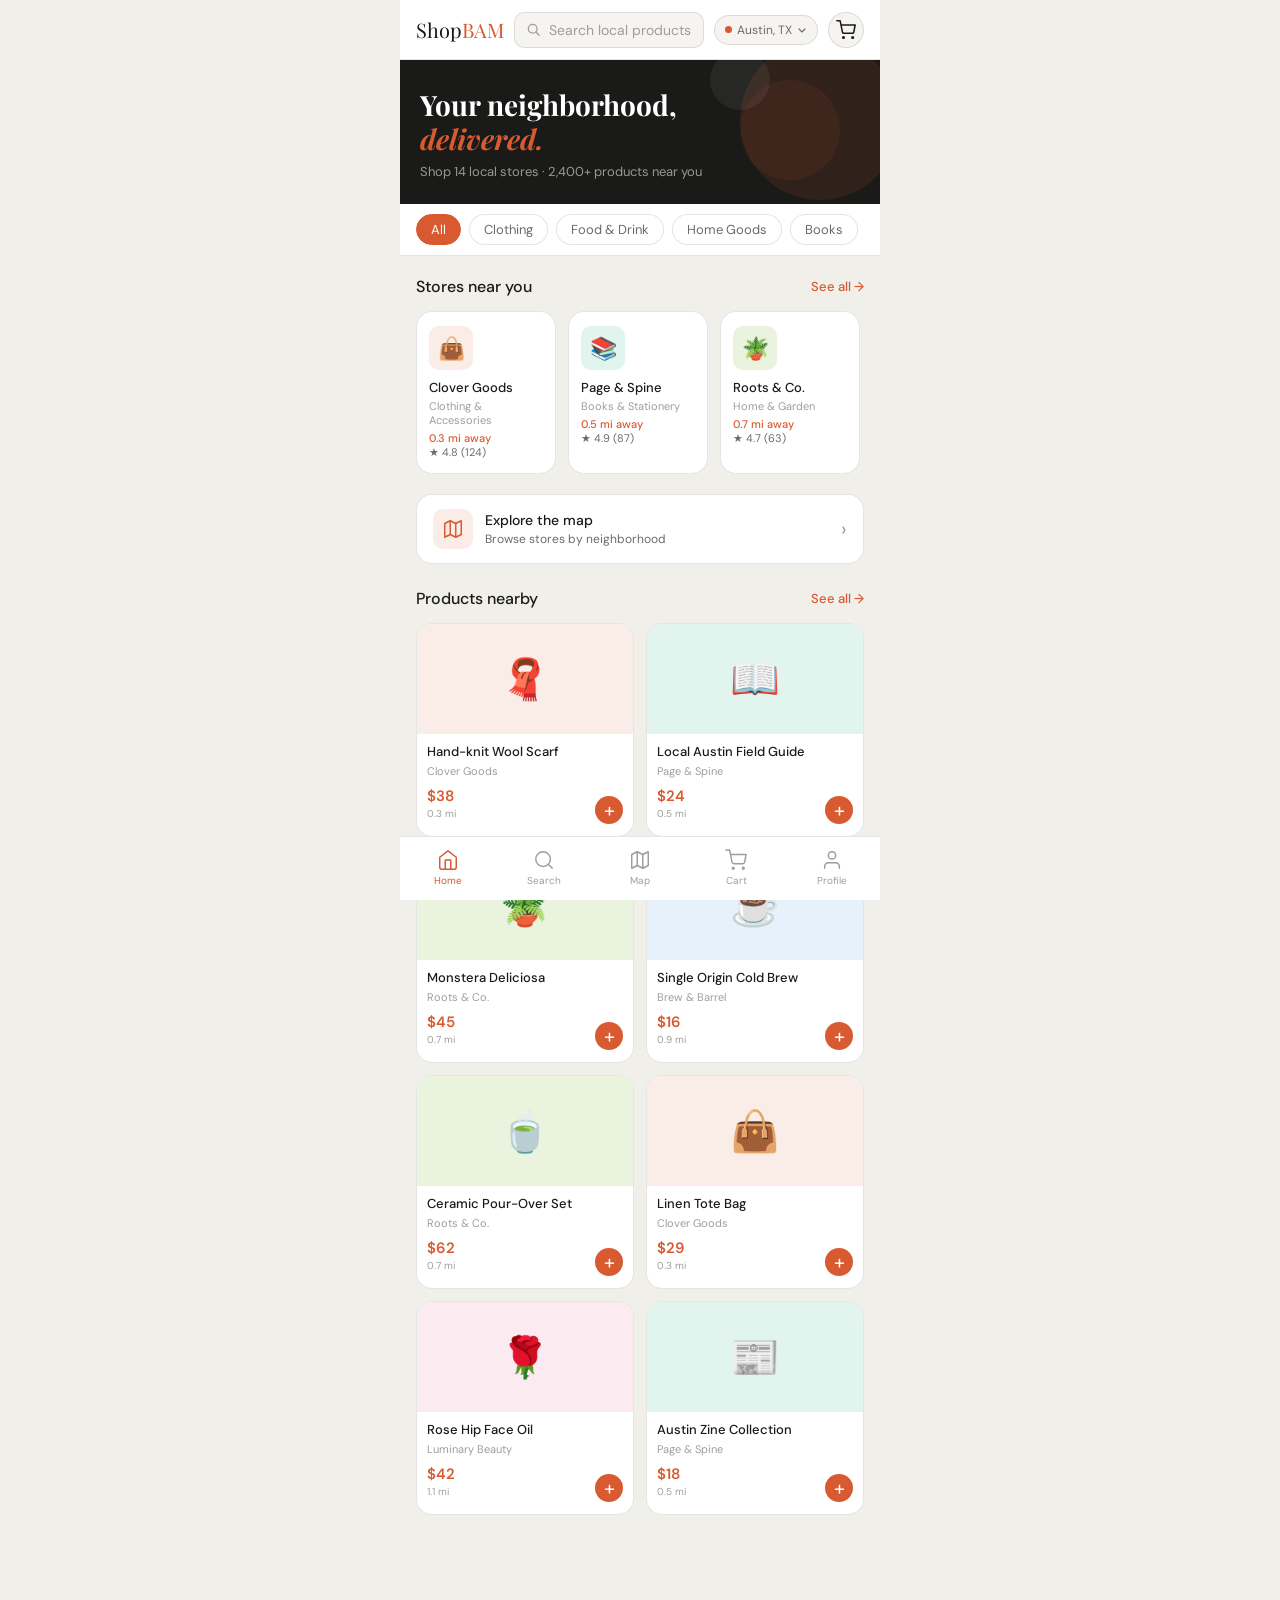
<file: index.html>
<!DOCTYPE html>
<html lang="en">
<head>
  <meta charset="UTF-8" />
  <meta name="viewport" content="width=device-width, initial-scale=1.0" />
  <title>ShopBAM — Shop Brick & Mortar</title>
  <link rel="stylesheet" href="css/style.css" />
  <link rel="preconnect" href="https://fonts.googleapis.com" />
  <link rel="preconnect" href="https://fonts.gstatic.com" crossorigin />
  <link href="https://fonts.googleapis.com/css2?family=DM+Sans:wght@400;500;600&family=Playfair+Display:wght@700&display=swap" rel="stylesheet" />
</head>
<body>

  <!-- Top Navigation -->
  <header class="topbar">
    <div class="logo">Shop<span>BAM</span></div>
    <div class="search-wrap">
      <svg class="search-icon" viewBox="0 0 16 16" fill="none" xmlns="http://www.w3.org/2000/svg">
        <circle cx="6.5" cy="6.5" r="5" stroke="currentColor" stroke-width="1.5"/>
        <line x1="10.5" y1="10.5" x2="14" y2="14" stroke="currentColor" stroke-width="1.5" stroke-linecap="round"/>
      </svg>
      <input type="text" id="searchInput" placeholder="Search local products, stores..." />
    </div>
    <button class="loc-pill" onclick="alert('Location picker coming soon!')">
      <span class="loc-dot"></span>
      Austin, TX
      <svg width="10" height="10" viewBox="0 0 10 10" fill="none"><path d="M2 4l3 3 3-3" stroke="currentColor" stroke-width="1.2" stroke-linecap="round"/></svg>
    </button>
    <button class="cart-btn" onclick="openPage('cart.html')">
      <svg width="20" height="20" viewBox="0 0 24 24" fill="none" stroke="currentColor" stroke-width="1.8" stroke-linecap="round" stroke-linejoin="round"><circle cx="9" cy="21" r="1"/><circle cx="20" cy="21" r="1"/><path d="M1 1h4l2.68 13.39a2 2 0 0 0 2 1.61h9.72a2 2 0 0 0 2-1.61L23 6H6"/></svg>
      <span class="cart-count">3</span>
    </button>
  </header>

  <!-- Hero Banner -->
  <section class="hero">
    <div class="hero-content">
      <h1 class="hero-title">Your neighborhood,<br /><em>delivered.</em></h1>
      <p class="hero-sub">Shop 14 local stores · 2,400+ products near you</p>
    </div>
    <div class="hero-art">
      <div class="hero-circle c1"></div>
      <div class="hero-circle c2"></div>
      <div class="hero-circle c3"></div>
    </div>
  </section>

  <!-- Category Filter -->
  <div class="cat-bar">
    <div class="cats" id="catList">
      <button class="cat active" data-cat="all">All</button>
      <button class="cat" data-cat="clothing">Clothing</button>
      <button class="cat" data-cat="food">Food & Drink</button>
      <button class="cat" data-cat="home">Home Goods</button>
      <button class="cat" data-cat="books">Books</button>
      <button class="cat" data-cat="beauty">Beauty</button>
      <button class="cat" data-cat="hardware">Hardware</button>
    </div>
  </div>

  <main class="main">

    <!-- Nearby Stores -->
    <section class="section">
      <div class="section-header">
        <h2 class="section-title">Stores near you</h2>
        <a href="pages/stores.html" class="see-all">See all →</a>
      </div>
      <div class="stores-row" id="storesRow">
        <!-- injected by JS -->
      </div>
    </section>

    <!-- Map Banner -->
    <a href="pages/map.html" class="map-banner">
      <div class="map-banner-icon">
        <svg width="22" height="22" viewBox="0 0 24 24" fill="none" stroke="currentColor" stroke-width="1.6" stroke-linecap="round" stroke-linejoin="round"><polygon points="3 6 9 3 15 6 21 3 21 18 15 21 9 18 3 21"/><line x1="9" y1="3" x2="9" y2="18"/><line x1="15" y1="6" x2="15" y2="21"/></svg>
      </div>
      <div class="map-banner-text">
        <strong>Explore the map</strong>
        <span>Browse stores by neighborhood</span>
      </div>
      <div class="map-banner-arrow">›</div>
    </a>

    <!-- Products Grid -->
    <section class="section">
      <div class="section-header">
        <h2 class="section-title">Products nearby</h2>
        <a href="pages/products.html" class="see-all">See all →</a>
      </div>
      <div class="products-grid" id="productsGrid">
        <!-- injected by JS -->
      </div>
    </section>

  </main>

  <!-- Bottom Nav -->
  <nav class="bottom-nav">
    <a href="index.html" class="nav-item active">
      <svg width="22" height="22" viewBox="0 0 24 24" fill="none" stroke="currentColor" stroke-width="1.6" stroke-linecap="round" stroke-linejoin="round"><path d="M3 9l9-7 9 7v11a2 2 0 0 1-2 2H5a2 2 0 0 1-2-2z"/><polyline points="9 22 9 12 15 12 15 22"/></svg>
      <span>Home</span>
    </a>
    <a href="pages/search.html" class="nav-item">
      <svg width="22" height="22" viewBox="0 0 24 24" fill="none" stroke="currentColor" stroke-width="1.6" stroke-linecap="round" stroke-linejoin="round"><circle cx="11" cy="11" r="8"/><line x1="21" y1="21" x2="16.65" y2="16.65"/></svg>
      <span>Search</span>
    </a>
    <a href="pages/map.html" class="nav-item">
      <svg width="22" height="22" viewBox="0 0 24 24" fill="none" stroke="currentColor" stroke-width="1.6" stroke-linecap="round" stroke-linejoin="round"><polygon points="3 6 9 3 15 6 21 3 21 18 15 21 9 18 3 21"/><line x1="9" y1="3" x2="9" y2="18"/><line x1="15" y1="6" x2="15" y2="21"/></svg>
      <span>Map</span>
    </a>
    <a href="cart.html" class="nav-item">
      <span class="nav-icon-wrap">
        <svg width="22" height="22" viewBox="0 0 24 24" fill="none" stroke="currentColor" stroke-width="1.6" stroke-linecap="round" stroke-linejoin="round"><circle cx="9" cy="21" r="1"/><circle cx="20" cy="21" r="1"/><path d="M1 1h4l2.68 13.39a2 2 0 0 0 2 1.61h9.72a2 2 0 0 0 2-1.61L23 6H6"/></svg>
        <span class="nav-badge">3</span>
      </span>
      <span>Cart</span>
    </a>
    <a href="pages/profile.html" class="nav-item">
      <svg width="22" height="22" viewBox="0 0 24 24" fill="none" stroke="currentColor" stroke-width="1.6" stroke-linecap="round" stroke-linejoin="round"><path d="M20 21v-2a4 4 0 0 0-4-4H8a4 4 0 0 0-4 4v2"/><circle cx="12" cy="7" r="4"/></svg>
      <span>Profile</span>
    </a>
  </nav>

  <script src="js/data.js"></script>
  <script src="js/main.js"></script>
</body>
</html>
</file>
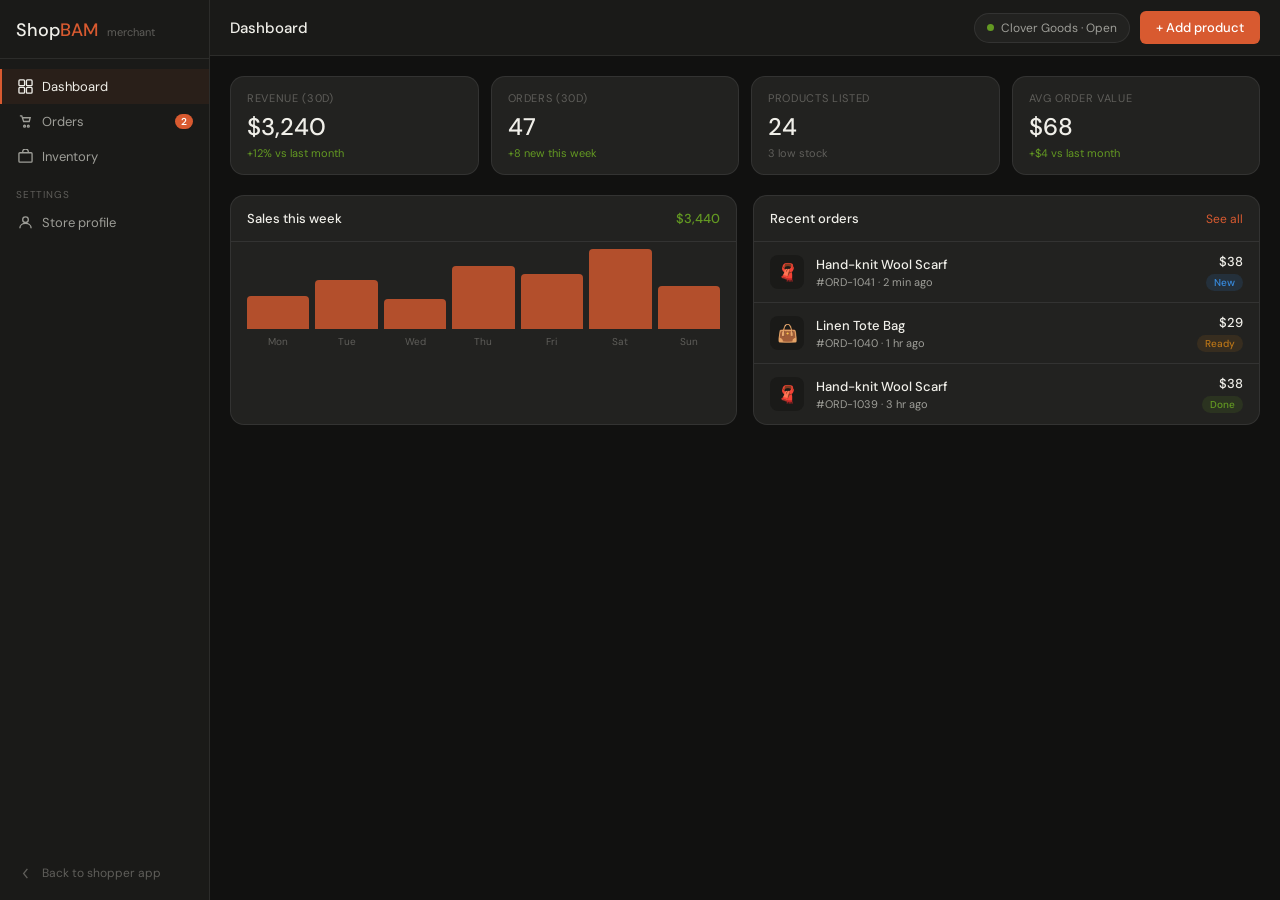
<file: merchant/index.html>
<!DOCTYPE html>
<html lang="en">
<head>
  <meta charset="UTF-8" />
  <meta name="viewport" content="width=device-width, initial-scale=1.0" />
  <title>Merchant Dashboard — ShopBAM</title>
  <link rel="preconnect" href="https://fonts.googleapis.com" />
  <link href="https://fonts.googleapis.com/css2?family=DM+Sans:wght@400;500;600&display=swap" rel="stylesheet" />
  <link rel="stylesheet" href="style.css" />
</head>
<body>

  <div class="shell">

    <!-- Sidebar -->
    <aside class="sidebar">
      <div class="sidebar-logo">Shop<span>BAM</span> <em>merchant</em></div>

      <nav class="sidebar-nav">
        <a href="#" class="nav-item active" data-view="dashboard">
          <svg viewBox="0 0 16 16" fill="none" stroke="currentColor" stroke-width="1.4"><rect x="1" y="1" width="6" height="6" rx="1"/><rect x="9" y="1" width="6" height="6" rx="1"/><rect x="1" y="9" width="6" height="6" rx="1"/><rect x="9" y="9" width="6" height="6" rx="1"/></svg>
          Dashboard
        </a>
        <a href="#" class="nav-item" data-view="orders">
          <svg viewBox="0 0 16 16" fill="none" stroke="currentColor" stroke-width="1.4"><path d="M2 2h2l2 6h6l1-4H5"/><circle cx="7" cy="13" r="1"/><circle cx="11" cy="13" r="1"/></svg>
          Orders
          <span class="nav-badge">2</span>
        </a>
        <a href="#" class="nav-item" data-view="inventory">
          <svg viewBox="0 0 16 16" fill="none" stroke="currentColor" stroke-width="1.4"><rect x="1" y="4" width="14" height="10" rx="1"/><path d="M5 4V3a3 3 0 0 1 6 0v1"/></svg>
          Inventory
        </a>

        <div class="nav-section">Settings</div>

        <a href="#" class="nav-item" data-view="profile">
          <svg viewBox="0 0 16 16" fill="none" stroke="currentColor" stroke-width="1.4"><circle cx="8" cy="5" r="3"/><path d="M2 14c0-3 2.7-5 6-5s6 2 6 5"/></svg>
          Store profile
        </a>

        <div class="sidebar-spacer"></div>

        <a href="../index.html" class="nav-item nav-item-muted">
          <svg viewBox="0 0 16 16" fill="none" stroke="currentColor" stroke-width="1.4"><path d="M10 3L6 8l4 5"/></svg>
          Back to shopper app
        </a>
      </nav>
    </aside>

    <!-- Main content -->
    <div class="content">

      <!-- Topbar -->
      <header class="topbar">
        <div class="topbar-title" id="viewTitle">Dashboard</div>
        <div class="topbar-right">
          <div class="store-pill">
            <span class="store-dot"></span>
            Clover Goods &middot; Open
          </div>
          <button class="primary-btn" id="addProductBtn">+ Add product</button>
        </div>
      </header>

      <!-- Views -->
      <main class="main">

        <!-- ===== DASHBOARD ===== -->
        <section id="view-dashboard" class="view active">
          <div class="stats-grid">
            <div class="stat-card">
              <div class="stat-label">Revenue (30d)</div>
              <div class="stat-value">$3,240</div>
              <div class="stat-delta up">+12% vs last month</div>
            </div>
            <div class="stat-card">
              <div class="stat-label">Orders (30d)</div>
              <div class="stat-value">47</div>
              <div class="stat-delta up">+8 new this week</div>
            </div>
            <div class="stat-card">
              <div class="stat-label">Products listed</div>
              <div class="stat-value">24</div>
              <div class="stat-delta muted">3 low stock</div>
            </div>
            <div class="stat-card">
              <div class="stat-label">Avg order value</div>
              <div class="stat-value">$68</div>
              <div class="stat-delta up">+$4 vs last month</div>
            </div>
          </div>

          <div class="two-col">
            <div class="panel">
              <div class="panel-header">
                <div class="panel-title">Sales this week</div>
                <div class="panel-total" id="weekTotal"></div>
              </div>
              <div class="chart-wrap">
                <div class="chart-bars" id="salesChart"></div>
              </div>
            </div>

            <div class="panel">
              <div class="panel-header">
                <div class="panel-title">Recent orders</div>
                <a href="#" class="panel-link" data-view="orders">See all</a>
              </div>
              <div id="dashRecentOrders"></div>
            </div>
          </div>
        </section>

        <!-- ===== ORDERS ===== -->
        <section id="view-orders" class="view">
          <div class="panel">
            <div class="panel-header">
              <div class="panel-title">All orders</div>
              <div class="filter-pills">
                <button class="filter-pill active" data-filter="all">All</button>
                <button class="filter-pill" data-filter="new">New</button>
                <button class="filter-pill" data-filter="ready">Ready</button>
                <button class="filter-pill" data-filter="done">Done</button>
              </div>
            </div>
            <div id="ordersList"></div>
          </div>
        </section>

        <!-- ===== INVENTORY ===== -->
        <section id="view-inventory" class="view">
          <div class="panel">
            <div class="panel-header">
              <div class="panel-title">Your products</div>
              <div style="font-size:12px;color:var(--text-3);" id="productCount">24 listed</div>
            </div>
            <div id="productsList"></div>
          </div>

          <!-- Add / Edit product form -->
          <div class="panel" id="productForm" style="margin-top:16px;display:none;">
            <div class="panel-header">
              <div class="panel-title" id="formTitle">Add new product</div>
              <button class="icon-btn" id="closeFormBtn" title="Close">
                <svg width="14" height="14" viewBox="0 0 16 16" fill="none" stroke="currentColor" stroke-width="1.5"><line x1="2" y1="2" x2="14" y2="14"/><line x1="14" y1="2" x2="2" y2="14"/></svg>
              </button>
            </div>
            <div class="form-grid">
              <div class="field">
                <label>Product name</label>
                <input type="text" id="prodName" placeholder="e.g. Hand-knit Wool Scarf" />
              </div>
              <div class="field">
                <label>Price ($)</label>
                <input type="number" id="prodPrice" placeholder="0.00" min="0" step="0.01" />
              </div>
              <div class="field">
                <label>Category</label>
                <select id="prodCategory">
                  <option value="clothing">Clothing</option>
                  <option value="food">Food & Drink</option>
                  <option value="home">Home Goods</option>
                  <option value="books">Books</option>
                  <option value="beauty">Beauty</option>
                  <option value="hardware">Hardware</option>
                </select>
              </div>
              <div class="field">
                <label>Stock quantity</label>
                <input type="number" id="prodStock" placeholder="0" min="0" />
              </div>
              <div class="field full-width">
                <label>Description</label>
                <textarea id="prodDesc" rows="3" placeholder="Describe your product..."></textarea>
              </div>
            </div>
            <div class="form-actions">
              <button class="secondary-btn" id="cancelFormBtn">Cancel</button>
              <button class="primary-btn" id="saveProductBtn">Save product</button>
            </div>
          </div>
        </section>

        <!-- ===== STORE PROFILE ===== -->
        <section id="view-profile" class="view">
          <div class="panel">
            <div class="panel-header">
              <div class="panel-title">Store profile</div>
            </div>
            <div class="profile-hero">
              <div class="profile-avatar">👜</div>
              <div>
                <div class="profile-name">Clover Goods</div>
                <div class="profile-cat">Clothing & Accessories</div>
                <div class="profile-status"><span class="store-dot"></span> Open · Austin, TX</div>
              </div>
            </div>
            <div class="form-grid" style="padding:16px;">
              <div class="field">
                <label>Store name</label>
                <input type="text" value="Clover Goods" />
              </div>
              <div class="field">
                <label>Category</label>
                <input type="text" value="Clothing & Accessories" />
              </div>
              <div class="field">
                <label>Address</label>
                <input type="text" value="214 W 2nd St, Austin TX" />
              </div>
              <div class="field">
                <label>Phone</label>
                <input type="text" value="(512) 555-0142" />
              </div>
              <div class="field">
                <label>Email</label>
                <input type="email" value="hello@clovergoods.com" />
              </div>
              <div class="field">
                <label>Hours</label>
                <input type="text" value="Mon–Sat 10am–7pm" />
              </div>
              <div class="field full-width">
                <label>Store description</label>
                <textarea rows="3">Handcrafted clothing and accessories made by local Austin artisans. Every piece is one-of-a-kind.</textarea>
              </div>
            </div>
            <div class="form-actions" style="padding:0 16px 16px;">
              <button class="primary-btn" onclick="showToast('Store profile saved!')">Save changes</button>
            </div>
          </div>
        </section>

      </main>
    </div>
  </div>

  <!-- Toast -->
  <div class="toast" id="toast"></div>

  <script src="merchant.js"></script>
</body>
</html>
</file>
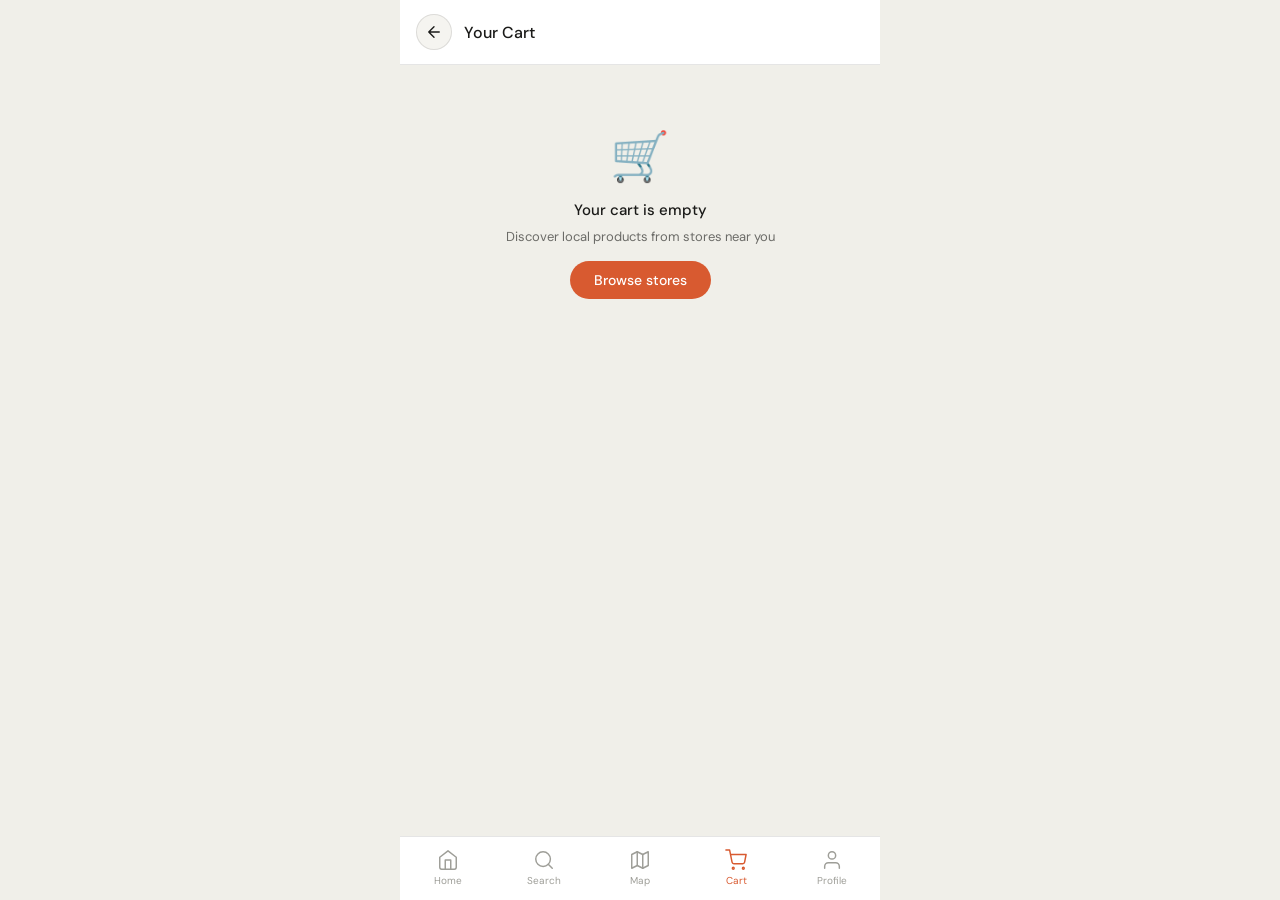
<file: cart.html>
<!DOCTYPE html>
<html lang="en">
<head>
  <meta charset="UTF-8" />
  <meta name="viewport" content="width=device-width, initial-scale=1.0" />
  <title>Cart — ShopBAM</title>
  <link rel="stylesheet" href="css/style.css" />
  <link rel="preconnect" href="https://fonts.googleapis.com" />
  <link href="https://fonts.googleapis.com/css2?family=DM+Sans:wght@400;500;600&family=Playfair+Display:wght@700&display=swap" rel="stylesheet" />
  <style>
    .cart-list { padding: 16px; display: flex; flex-direction: column; gap: 12px; }
    .cart-item {
      background: var(--bg-primary);
      border: 0.5px solid var(--border);
      border-radius: var(--radius-lg);
      padding: 14px;
      display: flex;
      align-items: center;
      gap: 12px;
    }
    .cart-item-img { width: 56px; height: 56px; border-radius: 10px; background: var(--bg-secondary); display: flex; align-items: center; justify-content: center; font-size: 28px; flex-shrink: 0; }
    .cart-item-info { flex: 1; }
    .cart-item-name { font-size: 14px; font-weight: 500; margin-bottom: 2px; }
    .cart-item-store { font-size: 12px; color: var(--text-tertiary); margin-bottom: 6px; }
    .cart-item-price { font-size: 15px; font-weight: 600; color: var(--brand); }
    .qty-controls { display: flex; align-items: center; gap: 10px; }
    .qty-btn { width: 28px; height: 28px; border-radius: 50%; border: 0.5px solid var(--border); background: var(--bg-secondary); font-size: 16px; display: flex; align-items: center; justify-content: center; cursor: pointer; transition: background 0.15s; }
    .qty-btn:hover { background: var(--brand-light); color: var(--brand); }
    .qty-val { font-size: 14px; font-weight: 500; min-width: 16px; text-align: center; }
    .cart-footer { padding: 16px; background: var(--bg-primary); border-top: 0.5px solid var(--border); position: sticky; bottom: 64px; }
    .cart-total-row { display: flex; justify-content: space-between; margin-bottom: 14px; font-size: 15px; }
    .cart-total-row strong { font-weight: 600; }
    .checkout-btn { width: 100%; padding: 14px; background: var(--brand); color: #fff; font-size: 15px; font-weight: 500; font-family: var(--font-body); border: none; border-radius: var(--radius-md); cursor: pointer; transition: background 0.15s; }
    .checkout-btn:hover { background: var(--brand-dark); }
    .empty-cart { text-align: center; padding: 60px 24px; color: var(--text-tertiary); }
    .empty-cart-emoji { font-size: 48px; margin-bottom: 12px; }
    .empty-cart-text { font-size: 15px; font-weight: 500; margin-bottom: 8px; color: var(--text-primary); }
    .empty-cart-sub { font-size: 13px; color: var(--text-secondary); }
    .shop-link { display: inline-block; margin-top: 16px; padding: 10px 24px; background: var(--brand); color: #fff; border-radius: 20px; font-size: 14px; font-weight: 500; }
  </style>
</head>
<body>
  <header class="page-header">
    <a href="index.html" class="page-back">
      <svg width="18" height="18" viewBox="0 0 24 24" fill="none" stroke="currentColor" stroke-width="1.8" stroke-linecap="round" stroke-linejoin="round"><path d="M19 12H5M12 5l-7 7 7 7"/></svg>
    </a>
    <div class="page-title">Your Cart</div>
  </header>

  <div id="cartContent"></div>

  <nav class="bottom-nav">
    <a href="index.html" class="nav-item">
      <svg width="22" height="22" viewBox="0 0 24 24" fill="none" stroke="currentColor" stroke-width="1.6" stroke-linecap="round" stroke-linejoin="round"><path d="M3 9l9-7 9 7v11a2 2 0 0 1-2 2H5a2 2 0 0 1-2-2z"/><polyline points="9 22 9 12 15 12 15 22"/></svg>
      <span>Home</span>
    </a>
    <a href="pages/search.html" class="nav-item">
      <svg width="22" height="22" viewBox="0 0 24 24" fill="none" stroke="currentColor" stroke-width="1.6" stroke-linecap="round" stroke-linejoin="round"><circle cx="11" cy="11" r="8"/><line x1="21" y1="21" x2="16.65" y2="16.65"/></svg>
      <span>Search</span>
    </a>
    <a href="pages/map.html" class="nav-item">
      <svg width="22" height="22" viewBox="0 0 24 24" fill="none" stroke="currentColor" stroke-width="1.6" stroke-linecap="round" stroke-linejoin="round"><polygon points="3 6 9 3 15 6 21 3 21 18 15 21 9 18 3 21"/><line x1="9" y1="3" x2="9" y2="18"/><line x1="15" y1="6" x2="15" y2="21"/></svg>
      <span>Map</span>
    </a>
    <a href="cart.html" class="nav-item active">
      <span class="nav-icon-wrap">
        <svg width="22" height="22" viewBox="0 0 24 24" fill="none" stroke="currentColor" stroke-width="1.6" stroke-linecap="round" stroke-linejoin="round"><circle cx="9" cy="21" r="1"/><circle cx="20" cy="21" r="1"/><path d="M1 1h4l2.68 13.39a2 2 0 0 0 2 1.61h9.72a2 2 0 0 0 2-1.61L23 6H6"/></svg>
        <span class="nav-badge">0</span>
      </span>
      <span>Cart</span>
    </a>
    <a href="pages/profile.html" class="nav-item">
      <svg width="22" height="22" viewBox="0 0 24 24" fill="none" stroke="currentColor" stroke-width="1.6" stroke-linecap="round" stroke-linejoin="round"><path d="M20 21v-2a4 4 0 0 0-4-4H8a4 4 0 0 0-4 4v2"/><circle cx="12" cy="7" r="4"/></svg>
      <span>Profile</span>
    </a>
  </nav>

  <script src="js/data.js"></script>
  <script>
    function renderCart() {
      const container = document.getElementById('cartContent');
      if (cart.length === 0) {
        container.innerHTML = `
          <div class="empty-cart">
            <div class="empty-cart-emoji">🛒</div>
            <div class="empty-cart-text">Your cart is empty</div>
            <div class="empty-cart-sub">Discover local products from stores near you</div>
            <a href="index.html" class="shop-link">Browse stores</a>
          </div>`;
        return;
      }
      const total = cart.reduce((sum, i) => sum + i.price * i.qty, 0);
      const fee = (total * 0.05).toFixed(2);
      const grand = (total + parseFloat(fee)).toFixed(2);

      container.innerHTML = `
        <div class="cart-list" id="cartList"></div>
        <div class="cart-footer">
          <div class="cart-total-row"><span>Subtotal</span><span>$${total.toFixed(2)}</span></div>
          <div class="cart-total-row" style="color:var(--text-secondary);font-size:13px;"><span>Service fee (5%)</span><span>$${fee}</span></div>
          <div class="cart-total-row" style="border-top:0.5px solid var(--border);padding-top:12px;margin-top:4px;"><span><strong>Total</strong></span><span><strong>$${grand}</strong></span></div>
          <button class="checkout-btn" onclick="alert('Checkout coming soon! Stripe Connect integration required.')">Proceed to Checkout</button>
        </div>`;

      const list = document.getElementById('cartList');
      cart.forEach(item => {
        const el = document.createElement('div');
        el.className = 'cart-item';
        el.innerHTML = `
          <div class="cart-item-img" style="background:${item.imgBg}">${item.emoji}</div>
          <div class="cart-item-info">
            <div class="cart-item-name">${item.name}</div>
            <div class="cart-item-store">${item.store}</div>
            <div class="cart-item-price">$${item.price}</div>
          </div>
          <div class="qty-controls">
            <button class="qty-btn" data-id="${item.id}" data-action="dec">−</button>
            <span class="qty-val">${item.qty}</span>
            <button class="qty-btn" data-id="${item.id}" data-action="inc">+</button>
          </div>`;
        list.appendChild(el);
      });

      list.querySelectorAll('.qty-btn').forEach(btn => {
        btn.addEventListener('click', () => {
          const id = parseInt(btn.dataset.id);
          const idx = cart.findIndex(i => i.id === id);
          if (idx === -1) return;
          if (btn.dataset.action === 'inc') {
            cart[idx].qty += 1;
          } else {
            cart[idx].qty -= 1;
            if (cart[idx].qty <= 0) cart.splice(idx, 1);
          }
          saveCart();
          renderCart();
          updateCartBadge();
        });
      });
    }

    updateCartBadge();
    renderCart();
  </script>
</body>
</html>
</file>
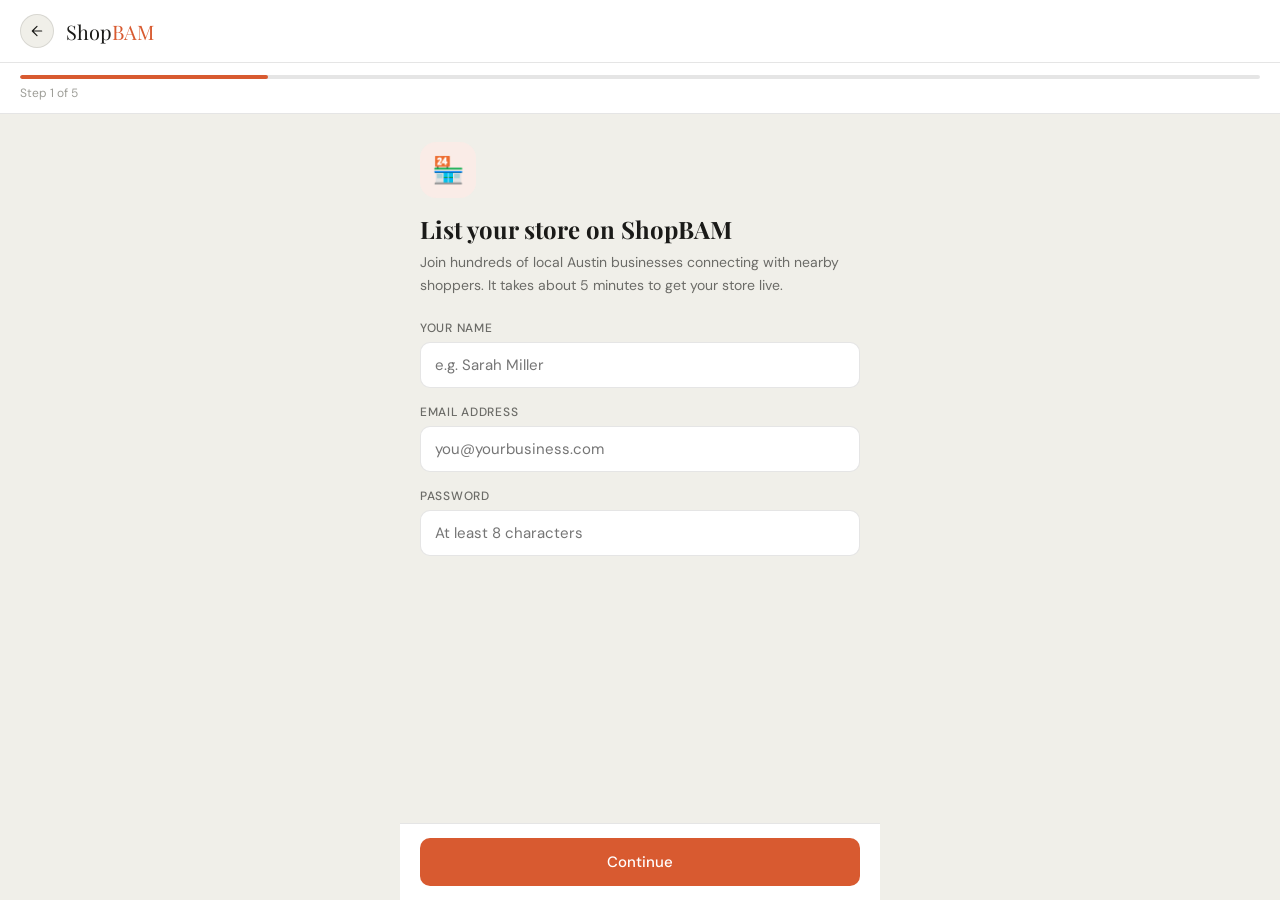
<file: onboarding.html>
<!DOCTYPE html>
<html lang="en">
<head>
  <meta charset="UTF-8" />
  <meta name="viewport" content="width=device-width, initial-scale=1.0" />
  <title>List your store — ShopBAM</title>
  <link rel="preconnect" href="https://fonts.googleapis.com" />
  <link href="https://fonts.googleapis.com/css2?family=DM+Sans:wght@400;500;600&family=Playfair+Display:wght@700&display=swap" rel="stylesheet" />
  <style>
    *, *::before, *::after { box-sizing: border-box; margin: 0; padding: 0; }
    :root {
      --brand: #D85A30; --brand-dark: #993C1D; --brand-light: #FAECE7;
      --text-1: #1a1a18; --text-2: #6b6b67; --text-3: #9e9e98;
      --bg: #f0efe9; --surface: #ffffff; --border: rgba(0,0,0,0.1);
      --radius-md: 10px; --radius-lg: 16px; --radius-xl: 24px;
      --font: 'DM Sans', system-ui, sans-serif;
      --display: 'Playfair Display', serif;
      --green: #3B6D11; --green-bg: #EAF3DE;
    }
    body { font-family: var(--font); background: var(--bg); color: var(--text-1); min-height: 100vh; }

    /* Header */
    .header { background: var(--surface); border-bottom: 0.5px solid var(--border); padding: 14px 20px; display: flex; align-items: center; gap: 12px; }
    .header-logo { font-family: var(--display); font-size: 20px; }
    .header-logo span { color: var(--brand); }
    .header-back { width: 34px; height: 34px; border-radius: 50%; border: 0.5px solid var(--border); display: flex; align-items: center; justify-content: center; cursor: pointer; color: var(--text-1); text-decoration: none; background: var(--bg); }

    /* Progress bar */
    .progress-wrap { background: var(--surface); padding: 12px 20px; border-bottom: 0.5px solid var(--border); }
    .progress-bar { height: 4px; background: var(--border); border-radius: 4px; overflow: hidden; }
    .progress-fill { height: 100%; background: var(--brand); border-radius: 4px; transition: width 0.4s ease; }
    .progress-label { font-size: 12px; color: var(--text-3); margin-top: 6px; }

    /* Steps */
    .step { display: none; max-width: 480px; margin: 0 auto; padding: 28px 20px 100px; }
    .step.active { display: block; }

    .step-icon { width: 56px; height: 56px; border-radius: 16px; background: var(--brand-light); display: flex; align-items: center; justify-content: center; font-size: 26px; margin-bottom: 16px; }
    .step-title { font-family: var(--display); font-size: 24px; margin-bottom: 6px; line-height: 1.3; }
    .step-sub { font-size: 14px; color: var(--text-2); line-height: 1.6; margin-bottom: 24px; }

    /* Form */
    .field { display: flex; flex-direction: column; gap: 6px; margin-bottom: 16px; }
    .field label { font-size: 12px; font-weight: 500; color: var(--text-2); text-transform: uppercase; letter-spacing: 0.06em; }
    .field input, .field select, .field textarea {
      background: var(--surface);
      border: 0.5px solid var(--border);
      border-radius: var(--radius-md);
      padding: 12px 14px;
      font-size: 15px;
      font-family: var(--font);
      color: var(--text-1);
      outline: none;
      transition: border-color 0.15s;
      width: 100%;
    }
    .field input:focus, .field select:focus, .field textarea:focus { border-color: var(--brand); }
    .field textarea { resize: vertical; }
    .field-row { display: grid; grid-template-columns: 1fr 1fr; gap: 12px; }

    /* Category grid */
    .cat-grid { display: grid; grid-template-columns: repeat(3, 1fr); gap: 10px; margin-bottom: 24px; }
    .cat-option { background: var(--surface); border: 1.5px solid var(--border); border-radius: var(--radius-lg); padding: 14px 10px; text-align: center; cursor: pointer; transition: all 0.15s; }
    .cat-option:hover { border-color: var(--brand); }
    .cat-option.selected { border-color: var(--brand); background: var(--brand-light); }
    .cat-option-emoji { font-size: 24px; margin-bottom: 6px; }
    .cat-option-label { font-size: 12px; font-weight: 500; color: var(--text-2); }
    .cat-option.selected .cat-option-label { color: var(--brand-dark); }

    /* Hours grid */
    .hours-grid { display: flex; flex-direction: column; gap: 8px; margin-bottom: 24px; }
    .hour-row { display: grid; grid-template-columns: 80px 1fr 1fr; gap: 10px; align-items: center; }
    .hour-day { font-size: 13px; color: var(--text-2); font-weight: 500; }
    .hour-row input { padding: 8px 10px; font-size: 13px; }

    /* Plan cards */
    .plan-grid { display: flex; flex-direction: column; gap: 12px; margin-bottom: 24px; }
    .plan-card { background: var(--surface); border: 1.5px solid var(--border); border-radius: var(--radius-lg); padding: 18px; cursor: pointer; transition: all 0.15s; position: relative; }
    .plan-card:hover { border-color: var(--brand); }
    .plan-card.selected { border-color: var(--brand); background: var(--brand-light); }
    .plan-card.recommended { border-color: var(--brand); }
    .plan-badge { position: absolute; top: -10px; left: 16px; background: var(--brand); color: #fff; font-size: 10px; font-weight: 600; padding: 3px 10px; border-radius: 10px; }
    .plan-name { font-size: 16px; font-weight: 500; margin-bottom: 4px; }
    .plan-price { font-size: 13px; color: var(--text-2); margin-bottom: 10px; }
    .plan-features { display: flex; flex-direction: column; gap: 4px; }
    .plan-feature { font-size: 13px; color: var(--text-2); display: flex; align-items: center; gap: 8px; }
    .plan-feature-check { color: var(--green); font-size: 14px; }

    /* Success screen */
    .success-wrap { text-align: center; padding: 40px 20px; }
    .success-icon { font-size: 64px; margin-bottom: 16px; }
    .success-title { font-family: var(--display); font-size: 26px; margin-bottom: 8px; }
    .success-sub { font-size: 14px; color: var(--text-2); line-height: 1.7; max-width: 300px; margin: 0 auto 28px; }
    .success-url { background: var(--bg); border: 0.5px solid var(--border); border-radius: var(--radius-md); padding: 12px 16px; font-size: 13px; color: var(--brand); font-weight: 500; margin-bottom: 24px; word-break: break-all; }

    /* Footer CTA */
    .step-footer { position: fixed; bottom: 0; left: 0; right: 0; background: var(--surface); border-top: 0.5px solid var(--border); padding: 14px 20px; display: flex; gap: 12px; max-width: 480px; margin: 0 auto; }
    .btn-primary { flex: 1; background: var(--brand); color: #fff; border: none; border-radius: var(--radius-md); padding: 14px; font-size: 15px; font-weight: 500; font-family: var(--font); cursor: pointer; transition: background 0.15s; }
    .btn-primary:hover { background: var(--brand-dark); }
    .btn-primary:active { transform: scale(0.98); }
    .btn-secondary { background: transparent; color: var(--text-2); border: 0.5px solid var(--border); border-radius: var(--radius-md); padding: 14px 20px; font-size: 15px; font-family: var(--font); cursor: pointer; transition: all 0.15s; }
    .btn-secondary:hover { border-color: var(--brand); color: var(--brand); }

    .error-msg { font-size: 12px; color: #E24B4A; margin-top: 4px; display: none; }
    .error-msg.show { display: block; }
  </style>
</head>
<body>

  <header class="header">
    <a href="../index.html" class="header-back">
      <svg width="16" height="16" viewBox="0 0 24 24" fill="none" stroke="currentColor" stroke-width="1.8" stroke-linecap="round" stroke-linejoin="round"><path d="M19 12H5M12 5l-7 7 7 7"/></svg>
    </a>
    <div class="header-logo">Shop<span>BAM</span></div>
  </header>

  <div class="progress-wrap">
    <div class="progress-bar"><div class="progress-fill" id="progressFill" style="width:20%"></div></div>
    <div class="progress-label" id="progressLabel">Step 1 of 5</div>
  </div>

  <!-- Step 1: Welcome -->
  <div class="step active" id="step1">
    <div class="step-icon">🏪</div>
    <h1 class="step-title">List your store on ShopBAM</h1>
    <p class="step-sub">Join hundreds of local Austin businesses connecting with nearby shoppers. It takes about 5 minutes to get your store live.</p>

    <div class="field">
      <label>Your name</label>
      <input type="text" id="ownerName" placeholder="e.g. Sarah Miller" />
      <div class="error-msg" id="err-ownerName">Please enter your name</div>
    </div>
    <div class="field">
      <label>Email address</label>
      <input type="email" id="ownerEmail" placeholder="you@yourbusiness.com" />
      <div class="error-msg" id="err-ownerEmail">Please enter a valid email</div>
    </div>
    <div class="field">
      <label>Password</label>
      <input type="password" id="ownerPassword" placeholder="At least 8 characters" />
      <div class="error-msg" id="err-ownerPassword">Password must be at least 8 characters</div>
    </div>
  </div>

  <!-- Step 2: Store info -->
  <div class="step" id="step2">
    <div class="step-icon">✏️</div>
    <h1 class="step-title">Tell us about your store</h1>
    <p class="step-sub">This is what shoppers will see on your storefront page.</p>

    <div class="field">
      <label>Store name</label>
      <input type="text" id="storeName" placeholder="e.g. Clover Goods" />
      <div class="error-msg" id="err-storeName">Please enter your store name</div>
    </div>
    <div class="field">
      <label>Store description</label>
      <textarea id="storeDesc" rows="3" placeholder="What do you sell? What makes your store special?"></textarea>
    </div>
    <div class="field-row">
      <div class="field">
        <label>Phone number</label>
        <input type="tel" id="storePhone" placeholder="(512) 555-0100" />
      </div>
      <div class="field">
        <label>Website (optional)</label>
        <input type="url" id="storeWebsite" placeholder="yourstore.com" />
      </div>
    </div>
    <div class="field">
      <label>Street address</label>
      <input type="text" id="storeAddress" placeholder="214 W 2nd St, Austin TX 78701" />
      <div class="error-msg" id="err-storeAddress">Please enter your store address</div>
    </div>
  </div>

  <!-- Step 3: Category -->
  <div class="step" id="step3">
    <div class="step-icon">🗂️</div>
    <h1 class="step-title">What do you sell?</h1>
    <p class="step-sub">Choose the category that best fits your store. This helps shoppers discover you.</p>

    <div class="cat-grid" id="catGrid">
      <div class="cat-option" data-cat="clothing"><div class="cat-option-emoji">👗</div><div class="cat-option-label">Clothing</div></div>
      <div class="cat-option" data-cat="food"><div class="cat-option-emoji">🥐</div><div class="cat-option-label">Food & Drink</div></div>
      <div class="cat-option" data-cat="home"><div class="cat-option-emoji">🪴</div><div class="cat-option-label">Home Goods</div></div>
      <div class="cat-option" data-cat="books"><div class="cat-option-emoji">📚</div><div class="cat-option-label">Books</div></div>
      <div class="cat-option" data-cat="beauty"><div class="cat-option-emoji">✨</div><div class="cat-option-label">Beauty</div></div>
      <div class="cat-option" data-cat="hardware"><div class="cat-option-emoji">🔧</div><div class="cat-option-label">Hardware</div></div>
      <div class="cat-option" data-cat="sports"><div class="cat-option-emoji">⚽</div><div class="cat-option-label">Sports</div></div>
      <div class="cat-option" data-cat="art"><div class="cat-option-emoji">🎨</div><div class="cat-option-label">Art & Crafts</div></div>
      <div class="cat-option" data-cat="other"><div class="cat-option-emoji">🛍️</div><div class="cat-option-label">Other</div></div>
    </div>
    <div class="error-msg" id="err-cat" style="margin-top:-16px;">Please select a category</div>
  </div>

  <!-- Step 4: Hours -->
  <div class="step" id="step4">
    <div class="step-icon">🕐</div>
    <h1 class="step-title">Set your store hours</h1>
    <p class="step-sub">Shoppers will see these on your storefront. You can update them anytime in your dashboard.</p>

    <div class="hours-grid">
      <div class="hour-row"><div class="hour-day">Monday</div><input type="time" value="09:00" /><input type="time" value="18:00" /></div>
      <div class="hour-row"><div class="hour-day">Tuesday</div><input type="time" value="09:00" /><input type="time" value="18:00" /></div>
      <div class="hour-row"><div class="hour-day">Wednesday</div><input type="time" value="09:00" /><input type="time" value="18:00" /></div>
      <div class="hour-row"><div class="hour-day">Thursday</div><input type="time" value="09:00" /><input type="time" value="18:00" /></div>
      <div class="hour-row"><div class="hour-day">Friday</div><input type="time" value="09:00" /><input type="time" value="20:00" /></div>
      <div class="hour-row"><div class="hour-day">Saturday</div><input type="time" value="10:00" /><input type="time" value="20:00" /></div>
      <div class="hour-row"><div class="hour-day">Sunday</div><input type="time" value="11:00" /><input type="time" value="17:00" /></div>
    </div>
  </div>

  <!-- Step 5: Plan -->
  <div class="step" id="step5">
    <div class="step-icon">🚀</div>
    <h1 class="step-title">Choose your plan</h1>
    <p class="step-sub">ShopBAM charges a small fee per transaction — no monthly subscription required.</p>

    <div class="plan-grid">
      <div class="plan-card" data-plan="starter">
        <div class="plan-name">Starter</div>
        <div class="plan-price">8% transaction fee · Free to list</div>
        <div class="plan-features">
          <div class="plan-feature"><span class="plan-feature-check">✓</span> Up to 25 products</div>
          <div class="plan-feature"><span class="plan-feature-check">✓</span> Basic storefront</div>
          <div class="plan-feature"><span class="plan-feature-check">✓</span> Order notifications</div>
        </div>
      </div>

      <div class="plan-card recommended selected" data-plan="growth">
        <div class="plan-badge">Most popular</div>
        <div class="plan-name">Growth</div>
        <div class="plan-price">5% transaction fee · Free to list</div>
        <div class="plan-features">
          <div class="plan-feature"><span class="plan-feature-check">✓</span> Unlimited products</div>
          <div class="plan-feature"><span class="plan-feature-check">✓</span> Featured in search</div>
          <div class="plan-feature"><span class="plan-feature-check">✓</span> Analytics dashboard</div>
          <div class="plan-feature"><span class="plan-feature-check">✓</span> Priority support</div>
        </div>
      </div>

      <div class="plan-card" data-plan="pro">
        <div class="plan-name">Pro</div>
        <div class="plan-price">3% transaction fee · $29/mo</div>
        <div class="plan-features">
          <div class="plan-feature"><span class="plan-feature-check">✓</span> Everything in Growth</div>
          <div class="plan-feature"><span class="plan-feature-check">✓</span> Homepage placement</div>
          <div class="plan-feature"><span class="plan-feature-check">✓</span> Custom store URL</div>
          <div class="plan-feature"><span class="plan-feature-check">✓</span> Dedicated account manager</div>
        </div>
      </div>
    </div>
  </div>

  <!-- Step 6: Success -->
  <div class="step" id="step6">
    <div class="success-wrap">
      <div class="success-icon">🎉</div>
      <h1 class="success-title">You're live on ShopBAM!</h1>
      <p class="success-sub">Your store is now visible to local shoppers near you. Start adding products to your dashboard to make your first sale.</p>
      <div class="success-url" id="successUrl">shopbam.app/stores/your-store</div>
      <a href="../merchant/index.html" class="btn-primary" style="display:block;text-align:center;text-decoration:none;padding:14px;border-radius:10px;font-size:15px;font-weight:500;background:var(--brand);color:#fff;">Go to merchant dashboard</a>
    </div>
  </div>

  <div class="step-footer" id="stepFooter">
    <button class="btn-secondary" id="backBtn" style="display:none;">Back</button>
    <button class="btn-primary" id="nextBtn">Continue</button>
  </div>

  <script>
    let currentStep = 1;
    const totalSteps = 5;
    let selectedCategory = null;
    let selectedPlan = 'growth';

    function updateProgress() {
      const pct = (currentStep / totalSteps) * 100;
      document.getElementById('progressFill').style.width = pct + '%';
      document.getElementById('progressLabel').textContent = 'Step ' + currentStep + ' of ' + totalSteps;
    }

    function showStep(n) {
      document.querySelectorAll('.step').forEach(s => s.classList.remove('active'));
      document.getElementById('step' + n).classList.add('active');
      const backBtn = document.getElementById('backBtn');
      const nextBtn = document.getElementById('nextBtn');
      const footer = document.getElementById('stepFooter');

      if (n === 6) {
        footer.style.display = 'none';
        return;
      }
      footer.style.display = 'flex';
      backBtn.style.display = n > 1 ? 'block' : 'none';
      nextBtn.textContent = n === totalSteps ? 'Launch my store 🚀' : 'Continue';
    }

    function validate() {
      if (currentStep === 1) {
        const name = document.getElementById('ownerName').value.trim();
        const email = document.getElementById('ownerEmail').value.trim();
        const pass = document.getElementById('ownerPassword').value;
        let ok = true;
        document.getElementById('err-ownerName').classList.toggle('show', !name);
        document.getElementById('err-ownerEmail').classList.toggle('show', !email || !email.includes('@'));
        document.getElementById('err-ownerPassword').classList.toggle('show', pass.length < 8);
        if (!name) ok = false;
        if (!email || !email.includes('@')) ok = false;
        if (pass.length < 8) ok = false;
        return ok;
      }
      if (currentStep === 2) {
        const name = document.getElementById('storeName').value.trim();
        const addr = document.getElementById('storeAddress').value.trim();
        document.getElementById('err-storeName').classList.toggle('show', !name);
        document.getElementById('err-storeAddress').classList.toggle('show', !addr);
        return name && addr;
      }
      if (currentStep === 3) {
        const ok = !!selectedCategory;
        document.getElementById('err-cat').classList.toggle('show', !ok);
        return ok;
      }
      return true;
    }

    document.getElementById('nextBtn').addEventListener('click', () => {
      if (!validate()) return;
      if (currentStep < totalSteps) {
        currentStep++;
        updateProgress();
        showStep(currentStep);
        window.scrollTo(0, 0);
      } else {
        // Submit — show success
        const storeName = document.getElementById('storeName').value.trim() || 'your-store';
        const slug = storeName.toLowerCase().replace(/\s+/g, '-').replace(/[^a-z0-9-]/g, '');
        document.getElementById('successUrl').textContent = 'shopbam.app/stores/' + slug;
        currentStep = 6;
        document.getElementById('progressFill').style.width = '100%';
        document.getElementById('progressLabel').textContent = 'All done!';
        showStep(6);
        window.scrollTo(0, 0);
      }
    });

    document.getElementById('backBtn').addEventListener('click', () => {
      if (currentStep > 1) {
        currentStep--;
        updateProgress();
        showStep(currentStep);
        window.scrollTo(0, 0);
      }
    });

    // Category selection
    document.getElementById('catGrid').addEventListener('click', (e) => {
      const opt = e.target.closest('.cat-option');
      if (!opt) return;
      document.querySelectorAll('.cat-option').forEach(o => o.classList.remove('selected'));
      opt.classList.add('selected');
      selectedCategory = opt.dataset.cat;
      document.getElementById('err-cat').classList.remove('show');
    });

    // Plan selection
    document.querySelectorAll('.plan-card[data-plan]').forEach(card => {
      card.addEventListener('click', () => {
        document.querySelectorAll('.plan-card').forEach(c => c.classList.remove('selected'));
        card.classList.add('selected');
        selectedPlan = card.dataset.plan;
      });
    });

    updateProgress();
  </script>
</body>
</html>
</file>
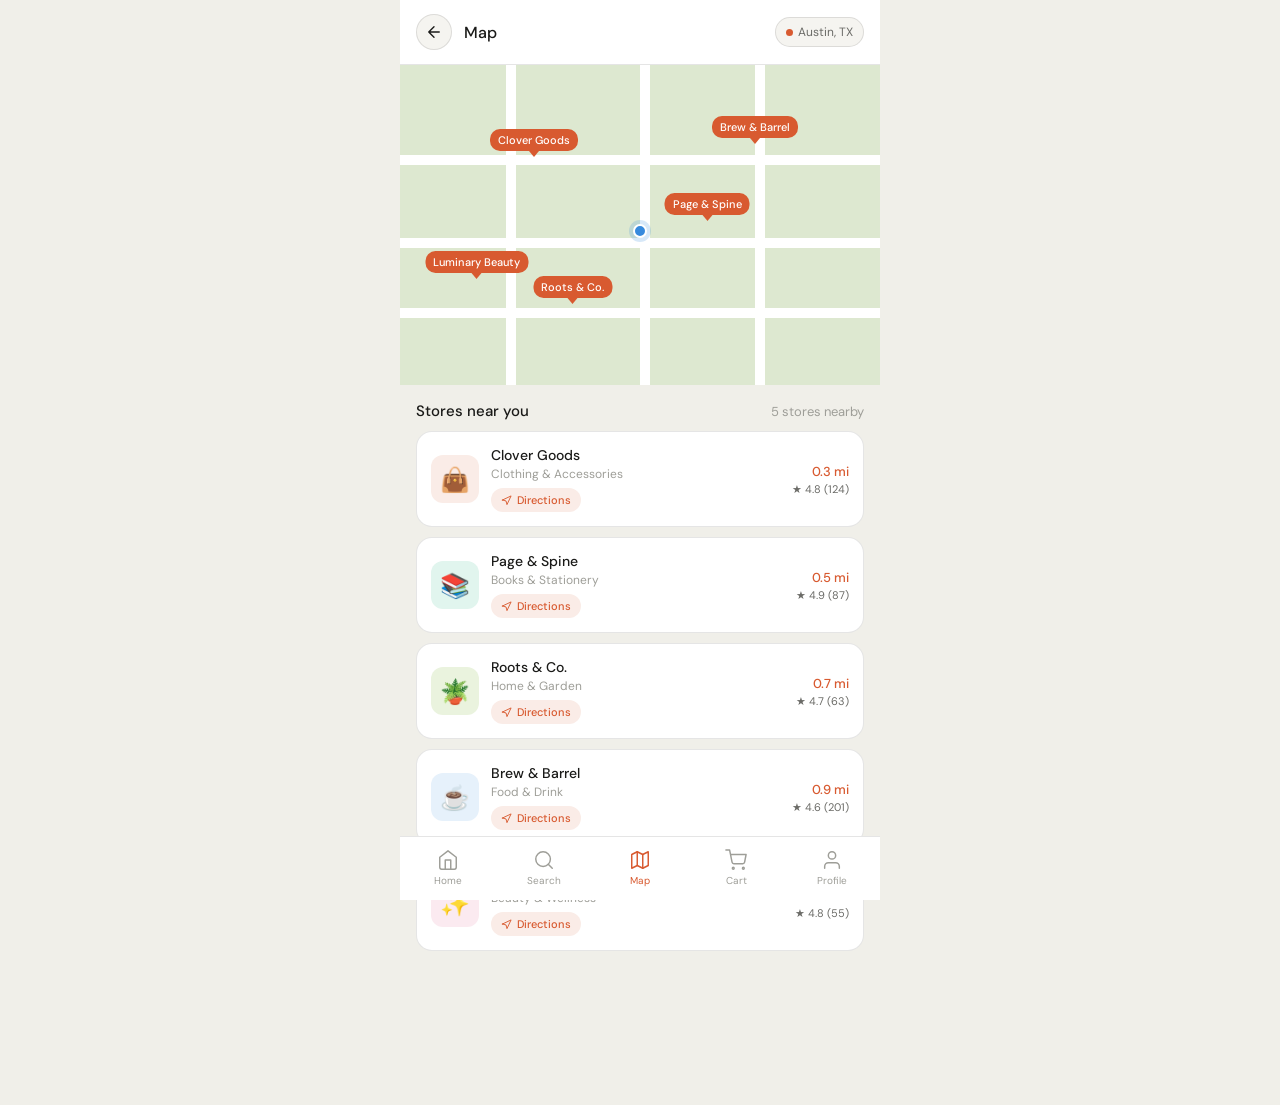
<file: pages/map.html>
<!DOCTYPE html>
<html lang="en">
<head>
  <meta charset="UTF-8" />
  <meta name="viewport" content="width=device-width, initial-scale=1.0" />
  <title>Map — ShopBAM</title>
  <link rel="stylesheet" href="../css/style.css" />
  <link rel="preconnect" href="https://fonts.googleapis.com" />
  <link href="https://fonts.googleapis.com/css2?family=DM+Sans:wght@400;500;600&family=Playfair+Display:wght@700&display=swap" rel="stylesheet" />
  <style>
    .map-container { position: relative; height: 320px; background: var(--bg-secondary); overflow: hidden; }
    .map-demo { width: 100%; height: 100%; position: relative; background: #dde8d0; }
    .map-road-h { position: absolute; background: #fff; height: 10px; left: 0; right: 0; }
    .map-road-v { position: absolute; background: #fff; width: 10px; top: 0; bottom: 0; }
    .map-pin { position: absolute; display: flex; flex-direction: column; align-items: center; cursor: pointer; transform: translateX(-50%); }
    .map-pin-bubble { background: var(--brand); color: #fff; font-size: 11px; font-weight: 500; padding: 4px 8px; border-radius: 10px; white-space: nowrap; transition: transform 0.15s; }
    .map-pin-bubble:hover { transform: scale(1.05); }
    .map-pin-bubble.selected { background: #1a1a18; }
    .map-pin-tail { width: 0; height: 0; border-left: 5px solid transparent; border-right: 5px solid transparent; border-top: 6px solid var(--brand); }
    .map-pin-tail.selected { border-top-color: #1a1a18; }
    .map-user-dot { position: absolute; width: 14px; height: 14px; background: #378ADD; border-radius: 50%; border: 2px solid #fff; box-shadow: 0 0 0 4px rgba(55,138,221,0.2); transform: translate(-50%,-50%); }
    .store-list { padding: 0 16px 80px; }
    .list-header { padding: 16px 0 10px; display: flex; align-items: center; justify-content: space-between; }
    .list-title { font-size: 15px; font-weight: 500; }
    .list-count { font-size: 13px; color: var(--text-tertiary); }
    .store-row-item { display: flex; align-items: center; gap: 12px; background: var(--bg-primary); border: 0.5px solid var(--border); border-radius: var(--radius-lg); padding: 14px; margin-bottom: 10px; text-decoration: none; color: inherit; transition: box-shadow 0.15s, transform 0.15s; }
    .store-row-item:hover { box-shadow: var(--shadow-md); transform: translateY(-1px); }
    .store-row-item.highlighted { border-color: var(--brand); border-width: 1.5px; }
    .store-row-avatar { width: 48px; height: 48px; border-radius: 12px; display: flex; align-items: center; justify-content: center; font-size: 24px; flex-shrink: 0; }
    .store-row-info { flex: 1; }
    .store-row-name { font-size: 14px; font-weight: 500; margin-bottom: 2px; }
    .store-row-cat { font-size: 12px; color: var(--text-tertiary); margin-bottom: 6px; }
    .store-row-right { text-align: right; flex-shrink: 0; }
    .store-row-dist { font-size: 13px; color: var(--brand); font-weight: 500; }
    .store-row-rating { font-size: 11px; color: var(--text-secondary); margin-top: 2px; }
    .directions-btn { display: inline-flex; align-items: center; gap: 5px; background: var(--brand-light); color: var(--brand); border: none; border-radius: 20px; padding: 5px 10px; font-size: 11px; font-weight: 500; font-family: var(--font-body); cursor: pointer; transition: background 0.15s; }
    .directions-btn:hover { background: #f5c4b3; }
  </style>
</head>
<body>

  <header class="page-header">
    <a href="../index.html" class="page-back">
      <svg width="18" height="18" viewBox="0 0 24 24" fill="none" stroke="currentColor" stroke-width="1.8" stroke-linecap="round" stroke-linejoin="round"><path d="M19 12H5M12 5l-7 7 7 7"/></svg>
    </a>
    <div class="page-title">Map</div>
    <div class="loc-pill" style="margin-left:auto;"><span class="loc-dot"></span>Austin, TX</div>
  </header>

  <div class="map-container">
    <div class="map-demo" id="mapDemo">
      <div class="map-road-h" style="top:28%;"></div>
      <div class="map-road-h" style="top:54%;"></div>
      <div class="map-road-h" style="top:76%;"></div>
      <div class="map-road-v" style="left:22%;"></div>
      <div class="map-road-v" style="left:50%;"></div>
      <div class="map-road-v" style="left:74%;"></div>
      <div class="map-user-dot" style="left:50%;top:52%;"></div>
    </div>
  </div>

  <div class="store-list">
    <div class="list-header">
      <div class="list-title">Stores near you</div>
      <div class="list-count" id="storeCount"></div>
    </div>
    <div id="storeListEl"></div>
  </div>

  <nav class="bottom-nav">
    <a href="../index.html" class="nav-item"><svg width="22" height="22" viewBox="0 0 24 24" fill="none" stroke="currentColor" stroke-width="1.6" stroke-linecap="round" stroke-linejoin="round"><path d="M3 9l9-7 9 7v11a2 2 0 0 1-2 2H5a2 2 0 0 1-2-2z"/><polyline points="9 22 9 12 15 12 15 22"/></svg><span>Home</span></a>
    <a href="search.html" class="nav-item"><svg width="22" height="22" viewBox="0 0 24 24" fill="none" stroke="currentColor" stroke-width="1.6" stroke-linecap="round" stroke-linejoin="round"><circle cx="11" cy="11" r="8"/><line x1="21" y1="21" x2="16.65" y2="16.65"/></svg><span>Search</span></a>
    <a href="map.html" class="nav-item active"><svg width="22" height="22" viewBox="0 0 24 24" fill="none" stroke="currentColor" stroke-width="1.6" stroke-linecap="round" stroke-linejoin="round"><polygon points="3 6 9 3 15 6 21 3 21 18 15 21 9 18 3 21"/><line x1="9" y1="3" x2="9" y2="18"/><line x1="15" y1="6" x2="15" y2="21"/></svg><span>Map</span></a>
    <a href="../cart.html" class="nav-item"><span class="nav-icon-wrap"><svg width="22" height="22" viewBox="0 0 24 24" fill="none" stroke="currentColor" stroke-width="1.6" stroke-linecap="round" stroke-linejoin="round"><circle cx="9" cy="21" r="1"/><circle cx="20" cy="21" r="1"/><path d="M1 1h4l2.68 13.39a2 2 0 0 0 2 1.61h9.72a2 2 0 0 0 2-1.61L23 6H6"/></svg><span class="nav-badge">0</span></span><span>Cart</span></a>
    <a href="profile.html" class="nav-item"><svg width="22" height="22" viewBox="0 0 24 24" fill="none" stroke="currentColor" stroke-width="1.6" stroke-linecap="round" stroke-linejoin="round"><path d="M20 21v-2a4 4 0 0 0-4-4H8a4 4 0 0 0-4 4v2"/><circle cx="12" cy="7" r="4"/></svg><span>Profile</span></a>
  </nav>

  <script src="../js/data.js"></script>
  <script>
    const PIN_POSITIONS = [
      { left:'28%', top:'20%' }, { left:'64%', top:'40%' },
      { left:'36%', top:'66%' }, { left:'74%', top:'16%' }, { left:'16%', top:'58%' },
    ];

    function renderMapPins() {
      const map = document.getElementById('mapDemo');
      STORES.forEach((store, i) => {
        const pin = document.createElement('div');
        pin.className = 'map-pin';
        pin.style.left = PIN_POSITIONS[i].left;
        pin.style.top = PIN_POSITIONS[i].top;
        pin.innerHTML = `<div class="map-pin-bubble" id="pin-${store.id}">${store.name}</div><div class="map-pin-tail" id="pintail-${store.id}"></div>`;
        pin.addEventListener('click', () => selectStore(store.id));
        map.appendChild(pin);
      });
    }

    function selectStore(id) {
      STORES.forEach(s => {
        document.getElementById('pin-' + s.id).className = 'map-pin-bubble' + (s.id === id ? ' selected' : '');
        document.getElementById('pintail-' + s.id).className = 'map-pin-tail' + (s.id === id ? ' selected' : '');
      });
      document.querySelectorAll('.store-row-item').forEach(el => {
        el.classList.toggle('highlighted', parseInt(el.dataset.id) === id);
      });
      const el = document.querySelector(`.store-row-item[data-id="${id}"]`);
      if (el) el.scrollIntoView({ behavior:'smooth', block:'nearest' });
    }

    function renderStoreList() {
      const list = document.getElementById('storeListEl');
      document.getElementById('storeCount').textContent = STORES.length + ' stores nearby';
      STORES.forEach(store => {
        const el = document.createElement('div');
        el.className = 'store-row-item';
        el.dataset.id = store.id;
        el.innerHTML = `
          <div class="store-row-avatar" style="background:${store.avatarBg}">${store.emoji}</div>
          <div class="store-row-info">
            <div class="store-row-name">${store.name}</div>
            <div class="store-row-cat">${store.categoryLabel}</div>
            <button class="directions-btn" data-addr="${store.address}">
              <svg width="11" height="11" viewBox="0 0 24 24" fill="none" stroke="currentColor" stroke-width="2" stroke-linecap="round" stroke-linejoin="round"><polygon points="3 11 22 2 13 21 11 13 3 11"/></svg>
              Directions
            </button>
          </div>
          <div class="store-row-right">
            <div class="store-row-dist">${store.distance}</div>
            <div class="store-row-rating">★ ${store.rating} (${store.reviews})</div>
          </div>
        `;
        el.querySelector('.directions-btn').addEventListener('click', (e) => {
          e.stopPropagation();
          window.open('https://www.google.com/maps/dir/?api=1&destination=' + encodeURIComponent(store.address), '_blank');
        });
        el.addEventListener('click', () => {
          selectStore(store.id);
          window.location.href = 'store.html?id=' + store.id;
        });
        list.appendChild(el);
      });
    }

    updateCartBadge();
    renderMapPins();
    renderStoreList();
  </script>
</body>
</html>
</file>
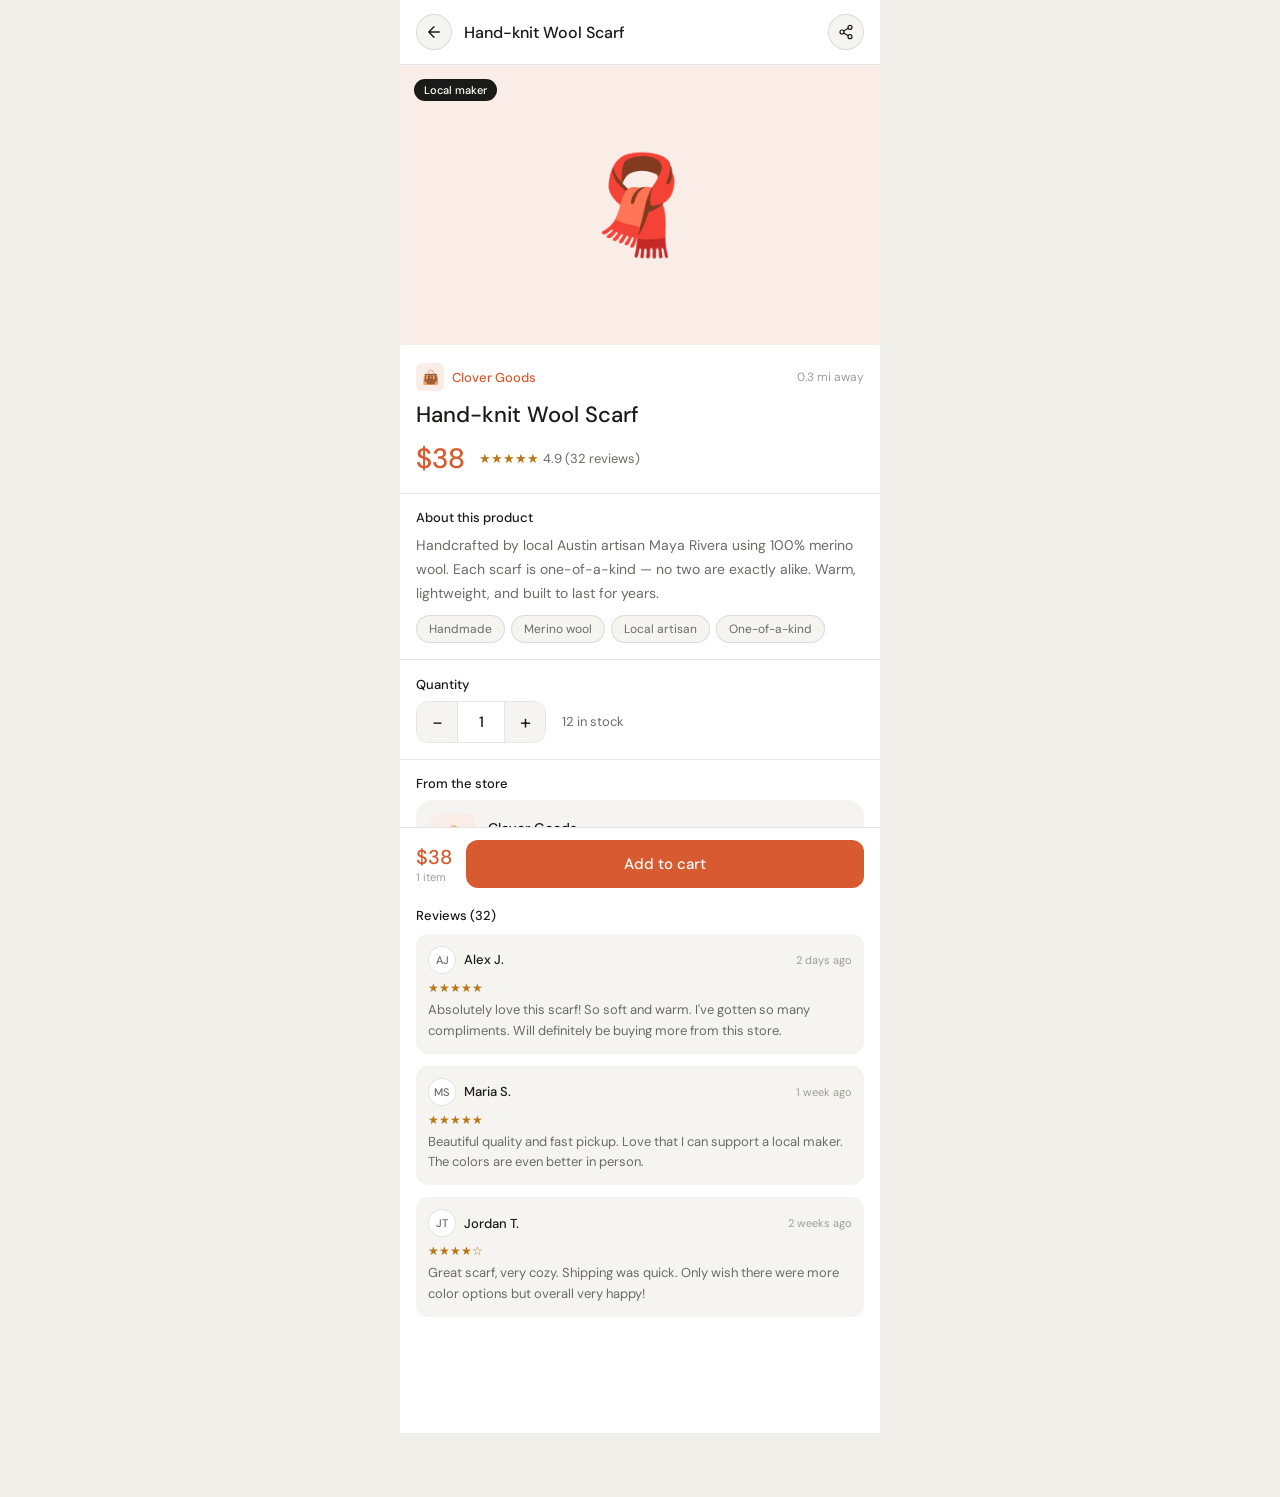
<file: pages/product.html>
<!DOCTYPE html>
<html lang="en">
<head>
  <meta charset="UTF-8" />
  <meta name="viewport" content="width=device-width, initial-scale=1.0" />
  <title>Product — ShopBAM</title>
  <link rel="stylesheet" href="../css/style.css" />
  <link rel="preconnect" href="https://fonts.googleapis.com" />
  <link href="https://fonts.googleapis.com/css2?family=DM+Sans:wght@400;500;600&family=Playfair+Display:wght@700&display=swap" rel="stylesheet" />
  <style>
    .product-img {
      background: var(--bg-secondary);
      height: 280px;
      display: flex;
      align-items: center;
      justify-content: center;
      font-size: 96px;
      position: relative;
    }
    .badge-local {
      position: absolute;
      top: 14px;
      left: 14px;
      background: var(--text-primary);
      color: var(--bg-primary);
      font-size: 11px;
      font-weight: 500;
      padding: 4px 10px;
      border-radius: 20px;
    }
    .product-body {
      background: var(--bg-primary);
      padding: 18px 16px 0;
    }
    .store-row {
      display: flex;
      align-items: center;
      gap: 8px;
      margin-bottom: 10px;
    }
    .store-avatar-sm {
      width: 28px;
      height: 28px;
      border-radius: 6px;
      display: flex;
      align-items: center;
      justify-content: center;
      font-size: 14px;
    }
    .store-link {
      font-size: 13px;
      color: var(--brand);
      font-weight: 500;
      text-decoration: none;
    }
    .store-link:hover { text-decoration: underline; }
    .store-dist-sm { font-size: 12px; color: var(--text-tertiary); margin-left: auto; }

    .prod-title { font-size: 22px; font-weight: 500; line-height: 1.3; margin-bottom: 10px; }
    .prod-price-row { display: flex; align-items: center; gap: 14px; margin-bottom: 16px; }
    .prod-price-lg { font-size: 28px; font-weight: 500; color: var(--brand); }
    .rating-row { display: flex; align-items: center; gap: 4px; font-size: 13px; color: var(--text-secondary); }
    .stars { color: var(--amber); font-size: 13px; }

    .section-divider { height: 0.5px; background: var(--border); margin: 0 -16px; }
    .prod-section { padding: 16px 0; }
    .prod-section-title { font-size: 13px; font-weight: 500; margin-bottom: 8px; }
    .prod-section-body { font-size: 14px; color: var(--text-secondary); line-height: 1.7; }

    .tags { display: flex; flex-wrap: wrap; gap: 6px; margin-top: 10px; }
    .tag {
      background: var(--bg-secondary);
      border: 0.5px solid var(--border);
      border-radius: 20px;
      padding: 5px 12px;
      font-size: 12px;
      color: var(--text-secondary);
    }

    .qty-row {
      display: flex;
      align-items: center;
      gap: 0;
      border: 0.5px solid var(--border);
      border-radius: var(--radius-md);
      overflow: hidden;
      width: fit-content;
    }
    .qty-btn {
      width: 40px;
      height: 40px;
      background: var(--bg-secondary);
      border: none;
      font-size: 20px;
      cursor: pointer;
      color: var(--text-primary);
      display: flex;
      align-items: center;
      justify-content: center;
      transition: background 0.15s;
    }
    .qty-btn:hover { background: var(--border); }
    .qty-val {
      width: 48px;
      text-align: center;
      font-size: 15px;
      font-weight: 500;
      border-left: 0.5px solid var(--border);
      border-right: 0.5px solid var(--border);
      height: 40px;
      display: flex;
      align-items: center;
      justify-content: center;
    }
    .stock-info { font-size: 13px; color: var(--text-secondary); }

    .store-card-link {
      display: flex;
      align-items: center;
      gap: 12px;
      background: var(--bg-secondary);
      border-radius: var(--radius-lg);
      padding: 14px;
      margin-top: 8px;
      text-decoration: none;
      color: inherit;
      transition: opacity 0.15s;
    }
    .store-card-link:hover { opacity: 0.8; }
    .store-card-avatar {
      width: 46px;
      height: 46px;
      border-radius: 10px;
      display: flex;
      align-items: center;
      justify-content: center;
      font-size: 22px;
      flex-shrink: 0;
    }
    .store-card-name { font-size: 14px; font-weight: 500; margin-bottom: 2px; }
    .store-card-meta { font-size: 12px; color: var(--text-secondary); }
    .store-card-arrow { margin-left: auto; font-size: 20px; color: var(--text-tertiary); }

    .reviews-list { display: flex; flex-direction: column; gap: 12px; margin-top: 10px; padding-bottom: 100px; }
    .review {
      background: var(--bg-secondary);
      border-radius: var(--radius-md);
      padding: 12px;
    }
    .review-header { display: flex; align-items: center; gap: 8px; margin-bottom: 6px; }
    .reviewer-avatar {
      width: 28px;
      height: 28px;
      border-radius: 50%;
      background: var(--bg-primary);
      border: 0.5px solid var(--border);
      display: flex;
      align-items: center;
      justify-content: center;
      font-size: 11px;
      font-weight: 500;
      color: var(--text-secondary);
      flex-shrink: 0;
    }
    .reviewer-name { font-size: 13px; font-weight: 500; }
    .review-date { font-size: 11px; color: var(--text-tertiary); margin-left: auto; }
    .review-stars { color: var(--amber); font-size: 12px; margin-bottom: 4px; }
    .review-text { font-size: 13px; color: var(--text-secondary); line-height: 1.6; }

    .sticky-footer {
      position: fixed;
      bottom: 0;
      left: 50%;
      transform: translateX(-50%);
      width: 100%;
      max-width: 480px;
      background: var(--bg-primary);
      border-top: 0.5px solid var(--border);
      padding: 12px 16px;
      display: flex;
      align-items: center;
      gap: 14px;
      z-index: 50;
    }
    .footer-price { font-size: 20px; font-weight: 500; color: var(--brand); }
    .footer-sub { font-size: 11px; color: var(--text-tertiary); }
    .add-cart-btn {
      flex: 1;
      background: var(--brand);
      color: #fff;
      border: none;
      border-radius: var(--radius-md);
      padding: 14px;
      font-size: 15px;
      font-weight: 500;
      font-family: var(--font-body);
      cursor: pointer;
      transition: background 0.15s, transform 0.1s;
    }
    .add-cart-btn:hover { background: var(--brand-dark); }
    .add-cart-btn:active { transform: scale(0.98); }

    :root { --amber: #BA7517; }
  </style>
</head>
<body>

  <header class="page-header">
    <a href="javascript:history.back()" class="page-back">
      <svg width="18" height="18" viewBox="0 0 24 24" fill="none" stroke="currentColor" stroke-width="1.8" stroke-linecap="round" stroke-linejoin="round"><path d="M19 12H5M12 5l-7 7 7 7"/></svg>
    </a>
    <div class="page-title" id="pageTitle">Product</div>
    <button class="page-back" style="margin-left:auto;" onclick="shareProduct()" title="Share">
      <svg width="16" height="16" viewBox="0 0 24 24" fill="none" stroke="currentColor" stroke-width="1.8" stroke-linecap="round" stroke-linejoin="round"><circle cx="18" cy="5" r="3"/><circle cx="6" cy="12" r="3"/><circle cx="18" cy="19" r="3"/><line x1="8.59" y1="13.51" x2="15.42" y2="17.49"/><line x1="15.41" y1="6.51" x2="8.59" y2="10.49"/></svg>
    </button>
  </header>

  <div class="product-img" id="productImg">
    <span id="productEmoji">🧣</span>
    <div class="badge-local">Local maker</div>
  </div>

  <div class="product-body">
    <div class="store-row">
      <div class="store-avatar-sm" id="storeAvatarSm" style="background:#FAECE7;"></div>
      <a href="store.html?id=1" class="store-link" id="storeName">Clover Goods</a>
      <div class="store-dist-sm" id="storeDist">0.3 mi away</div>
    </div>

    <div class="prod-title" id="prodTitle">Hand-knit Wool Scarf</div>

    <div class="prod-price-row">
      <div class="prod-price-lg" id="prodPriceLg">$38</div>
      <div class="rating-row">
        <span class="stars">★★★★★</span>
        <span id="ratingText">4.9 (32 reviews)</span>
      </div>
    </div>

    <div class="section-divider"></div>

    <div class="prod-section">
      <div class="prod-section-title">About this product</div>
      <div class="prod-section-body" id="prodDesc">Handcrafted by local Austin artisan Maya Rivera using 100% merino wool. Each scarf is one-of-a-kind — no two are exactly alike. Warm, lightweight, and built to last for years.</div>
      <div class="tags" id="prodTags">
        <div class="tag">Handmade</div>
        <div class="tag">Merino wool</div>
        <div class="tag">Local artisan</div>
        <div class="tag">One-of-a-kind</div>
      </div>
    </div>

    <div class="section-divider"></div>

    <div class="prod-section">
      <div class="prod-section-title">Quantity</div>
      <div style="display:flex;align-items:center;gap:16px;margin-top:4px;">
        <div class="qty-row">
          <button class="qty-btn" id="decBtn">−</button>
          <div class="qty-val" id="qtyVal">1</div>
          <button class="qty-btn" id="incBtn">+</button>
        </div>
        <div class="stock-info" id="stockInfo">12 in stock</div>
      </div>
    </div>

    <div class="section-divider"></div>

    <div class="prod-section">
      <div class="prod-section-title">From the store</div>
      <a href="store.html?id=1" class="store-card-link" id="storeCard">
        <div class="store-card-avatar" id="storeCardAvatar" style="background:#FAECE7;">👜</div>
        <div>
          <div class="store-card-name" id="storeCardName">Clover Goods</div>
          <div class="store-card-meta" id="storeCardMeta">Clothing & Accessories · 0.3 mi · ★ 4.8</div>
        </div>
        <div class="store-card-arrow">›</div>
      </a>
    </div>

    <div class="section-divider"></div>

    <div class="prod-section">
      <div class="prod-section-title">Reviews (32)</div>
      <div class="reviews-list">
        <div class="review">
          <div class="review-header">
            <div class="reviewer-avatar">AJ</div>
            <div class="reviewer-name">Alex J.</div>
            <div class="review-date">2 days ago</div>
          </div>
          <div class="review-stars">★★★★★</div>
          <div class="review-text">Absolutely love this scarf! So soft and warm. I've gotten so many compliments. Will definitely be buying more from this store.</div>
        </div>
        <div class="review">
          <div class="review-header">
            <div class="reviewer-avatar">MS</div>
            <div class="reviewer-name">Maria S.</div>
            <div class="review-date">1 week ago</div>
          </div>
          <div class="review-stars">★★★★★</div>
          <div class="review-text">Beautiful quality and fast pickup. Love that I can support a local maker. The colors are even better in person.</div>
        </div>
        <div class="review">
          <div class="review-header">
            <div class="reviewer-avatar">JT</div>
            <div class="reviewer-name">Jordan T.</div>
            <div class="review-date">2 weeks ago</div>
          </div>
          <div class="review-stars">★★★★☆</div>
          <div class="review-text">Great scarf, very cozy. Shipping was quick. Only wish there were more color options but overall very happy!</div>
        </div>
      </div>
    </div>
  </div>

  <div class="sticky-footer">
    <div>
      <div class="footer-price" id="footerPrice">$38</div>
      <div class="footer-sub" id="footerSub">1 item</div>
    </div>
    <button class="add-cart-btn" id="addCartBtn">Add to cart</button>
  </div>

  <div class="toast" id="toast"></div>

  <script src="../js/data.js"></script>
  <script>
    const params = new URLSearchParams(window.location.search);
    const prodId = parseInt(params.get('id')) || 101;
    const product = PRODUCTS.find(p => p.id === prodId);
    const store = product ? STORES.find(s => s.id === product.storeId) : null;

    let qty = 1;
    let maxStock = 12;

    if (product && store) {
      document.getElementById('pageTitle').textContent = product.name;
      document.getElementById('prodTitle').textContent = product.name;
      document.getElementById('productEmoji').textContent = product.emoji;
      document.getElementById('productImg').style.background = product.imgBg;
      document.getElementById('prodPriceLg').textContent = '$' + product.price;
      document.getElementById('footerPrice').textContent = '$' + product.price;
      document.getElementById('storeName').textContent = store.name;
      document.getElementById('storeName').href = 'store.html?id=' + store.id;
      document.getElementById('storeDist').textContent = store.distance + ' away';
      document.getElementById('storeAvatarSm').textContent = store.emoji;
      document.getElementById('storeAvatarSm').style.background = store.avatarBg;
      document.getElementById('storeCardAvatar').textContent = store.emoji;
      document.getElementById('storeCardAvatar').style.background = store.avatarBg;
      document.getElementById('storeCardName').textContent = store.name;
      document.getElementById('storeCardMeta').textContent = store.categoryLabel + ' · ' + store.distance + ' · ★ ' + store.rating;
      document.getElementById('storeCard').href = 'store.html?id=' + store.id;
    }

    function updateQty() {
      document.getElementById('qtyVal').textContent = qty;
      const price = product ? product.price : 38;
      document.getElementById('footerPrice').textContent = '$' + (price * qty);
      document.getElementById('footerSub').textContent = qty + (qty === 1 ? ' item' : ' items');
    }

    document.getElementById('incBtn').addEventListener('click', () => {
      if (qty < maxStock) { qty++; updateQty(); }
    });
    document.getElementById('decBtn').addEventListener('click', () => {
      if (qty > 1) { qty--; updateQty(); }
    });

    document.getElementById('addCartBtn').addEventListener('click', () => {
      if (product) {
        for (let i = 0; i < qty; i++) addToCart(product.id);
      }
      showToast(qty + (qty === 1 ? ' item' : ' items') + ' added to cart');
    });

    function shareProduct() {
      if (navigator.share) {
        navigator.share({ title: product ? product.name : 'ShopBAM Product', url: window.location.href });
      } else {
        navigator.clipboard.writeText(window.location.href).then(() => showToast('Link copied!'));
      }
    }

    updateCartBadge();
  </script>
</body>
</html>
</file>
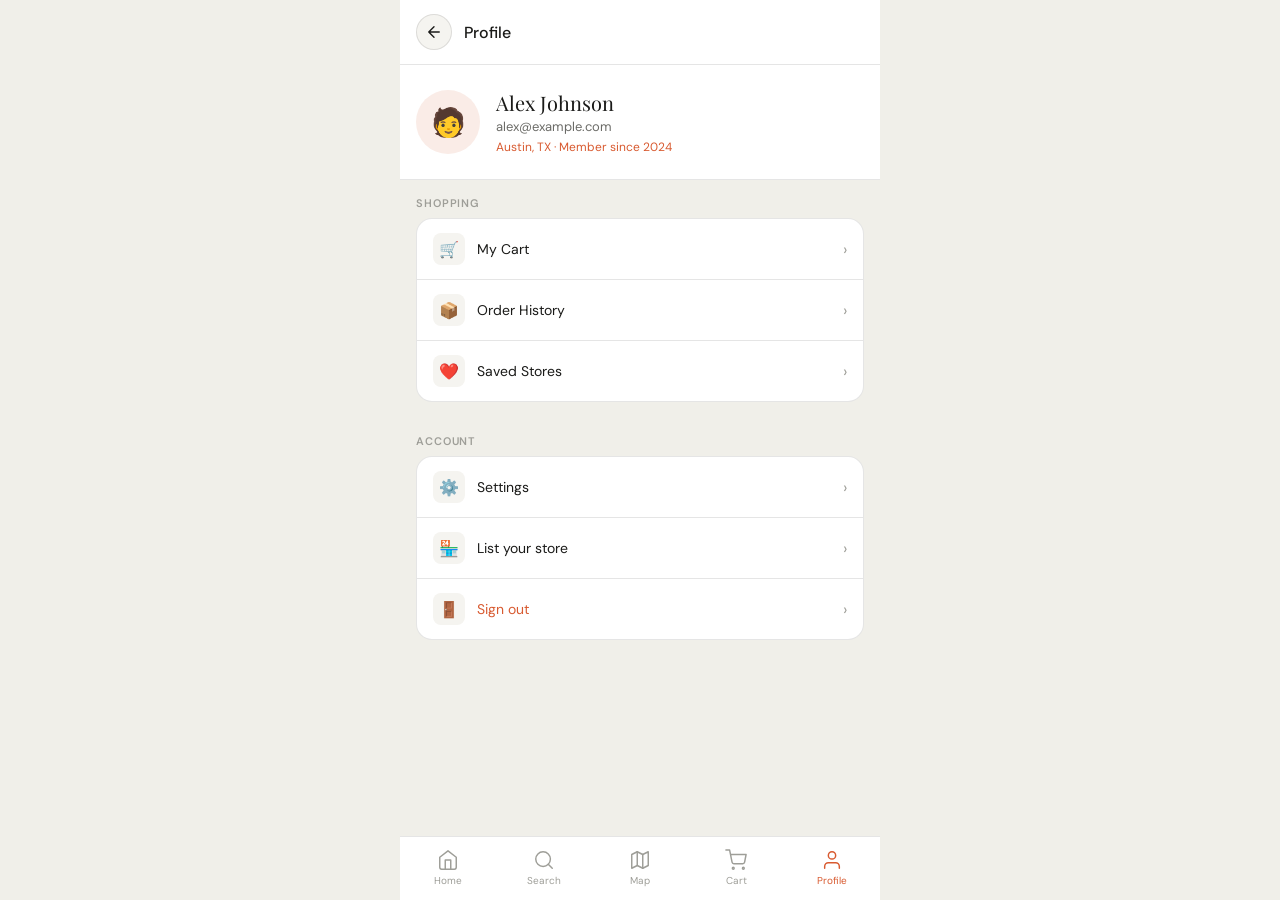
<file: pages/profile.html>
<!DOCTYPE html>
<html lang="en">
<head>
  <meta charset="UTF-8" />
  <meta name="viewport" content="width=device-width, initial-scale=1.0" />
  <title>Profile — ShopBAM</title>
  <link rel="stylesheet" href="../css/style.css" />
  <link rel="preconnect" href="https://fonts.googleapis.com" />
  <link href="https://fonts.googleapis.com/css2?family=DM+Sans:wght@400;500;600&family=Playfair+Display:wght@700&display=swap" rel="stylesheet" />
  <style>
    .profile-header { background: var(--bg-primary); border-bottom: 0.5px solid var(--border); padding: 24px 16px; display: flex; align-items: center; gap: 16px; }
    .profile-avatar { width: 64px; height: 64px; border-radius: 50%; background: var(--brand-light); display: flex; align-items: center; justify-content: center; font-size: 28px; flex-shrink: 0; }
    .profile-name { font-family: var(--font-display); font-size: 20px; margin-bottom: 2px; }
    .profile-email { font-size: 13px; color: var(--text-secondary); }
    .menu-section { padding: 16px; }
    .menu-label { font-size: 11px; font-weight: 600; color: var(--text-tertiary); text-transform: uppercase; letter-spacing: 0.08em; margin-bottom: 8px; }
    .menu-list { background: var(--bg-primary); border: 0.5px solid var(--border); border-radius: var(--radius-lg); overflow: hidden; }
    .menu-item { display: flex; align-items: center; gap: 12px; padding: 14px 16px; border-bottom: 0.5px solid var(--border); cursor: pointer; transition: background 0.15s; text-decoration: none; color: inherit; }
    .menu-item:last-child { border-bottom: none; }
    .menu-item:hover { background: var(--bg-secondary); }
    .menu-item-icon { width: 32px; height: 32px; border-radius: 8px; background: var(--bg-secondary); display: flex; align-items: center; justify-content: center; font-size: 16px; flex-shrink: 0; }
    .menu-item-text { flex: 1; font-size: 14px; }
    .menu-item-arrow { color: var(--text-tertiary); font-size: 16px; }
  </style>
</head>
<body>
  <header class="page-header">
    <a href="../index.html" class="page-back">
      <svg width="18" height="18" viewBox="0 0 24 24" fill="none" stroke="currentColor" stroke-width="1.8" stroke-linecap="round" stroke-linejoin="round"><path d="M19 12H5M12 5l-7 7 7 7"/></svg>
    </a>
    <div class="page-title">Profile</div>
  </header>

  <div class="profile-header">
    <div class="profile-avatar">🧑</div>
    <div>
      <div class="profile-name">Alex Johnson</div>
      <div class="profile-email">alex@example.com</div>
      <div style="font-size:12px;color:var(--brand);margin-top:4px;">Austin, TX · Member since 2024</div>
    </div>
  </div>

  <div class="menu-section">
    <div class="menu-label">Shopping</div>
    <div class="menu-list">
      <a href="../cart.html" class="menu-item">
        <div class="menu-item-icon">🛒</div>
        <div class="menu-item-text">My Cart</div>
        <div class="menu-item-arrow">›</div>
      </a>
      <a href="#" class="menu-item" onclick="alert('Order history coming soon!')">
        <div class="menu-item-icon">📦</div>
        <div class="menu-item-text">Order History</div>
        <div class="menu-item-arrow">›</div>
      </a>
      <a href="#" class="menu-item" onclick="alert('Saved stores coming soon!')">
        <div class="menu-item-icon">❤️</div>
        <div class="menu-item-text">Saved Stores</div>
        <div class="menu-item-arrow">›</div>
      </a>
    </div>
  </div>

  <div class="menu-section">
    <div class="menu-label">Account</div>
    <div class="menu-list">
      <a href="#" class="menu-item" onclick="alert('Settings coming soon!')">
        <div class="menu-item-icon">⚙️</div>
        <div class="menu-item-text">Settings</div>
        <div class="menu-item-arrow">›</div>
      </a>
      <a href="#" class="menu-item" onclick="alert('Are you a merchant? Merchant portal coming soon!')">
        <div class="menu-item-icon">🏪</div>
        <div class="menu-item-text">List your store</div>
        <div class="menu-item-arrow">›</div>
      </a>
      <a href="#" class="menu-item" onclick="alert('Signed out!')">
        <div class="menu-item-icon">🚪</div>
        <div class="menu-item-text" style="color:var(--brand);">Sign out</div>
        <div class="menu-item-arrow">›</div>
      </a>
    </div>
  </div>

  <nav class="bottom-nav">
    <a href="../index.html" class="nav-item">
      <svg width="22" height="22" viewBox="0 0 24 24" fill="none" stroke="currentColor" stroke-width="1.6" stroke-linecap="round" stroke-linejoin="round"><path d="M3 9l9-7 9 7v11a2 2 0 0 1-2 2H5a2 2 0 0 1-2-2z"/><polyline points="9 22 9 12 15 12 15 22"/></svg>
      <span>Home</span>
    </a>
    <a href="search.html" class="nav-item">
      <svg width="22" height="22" viewBox="0 0 24 24" fill="none" stroke="currentColor" stroke-width="1.6" stroke-linecap="round" stroke-linejoin="round"><circle cx="11" cy="11" r="8"/><line x1="21" y1="21" x2="16.65" y2="16.65"/></svg>
      <span>Search</span>
    </a>
    <a href="map.html" class="nav-item">
      <svg width="22" height="22" viewBox="0 0 24 24" fill="none" stroke="currentColor" stroke-width="1.6" stroke-linecap="round" stroke-linejoin="round"><polygon points="3 6 9 3 15 6 21 3 21 18 15 21 9 18 3 21"/><line x1="9" y1="3" x2="9" y2="18"/><line x1="15" y1="6" x2="15" y2="21"/></svg>
      <span>Map</span>
    </a>
    <a href="../cart.html" class="nav-item">
      <span class="nav-icon-wrap">
        <svg width="22" height="22" viewBox="0 0 24 24" fill="none" stroke="currentColor" stroke-width="1.6" stroke-linecap="round" stroke-linejoin="round"><circle cx="9" cy="21" r="1"/><circle cx="20" cy="21" r="1"/><path d="M1 1h4l2.68 13.39a2 2 0 0 0 2 1.61h9.72a2 2 0 0 0 2-1.61L23 6H6"/></svg>
        <span class="nav-badge">0</span>
      </span>
      <span>Cart</span>
    </a>
    <a href="profile.html" class="nav-item active">
      <svg width="22" height="22" viewBox="0 0 24 24" fill="none" stroke="currentColor" stroke-width="1.6" stroke-linecap="round" stroke-linejoin="round"><path d="M20 21v-2a4 4 0 0 0-4-4H8a4 4 0 0 0-4 4v2"/><circle cx="12" cy="7" r="4"/></svg>
      <span>Profile</span>
    </a>
  </nav>

  <script src="../js/data.js"></script>
  <script>updateCartBadge();</script>
</body>
</html>
</file>
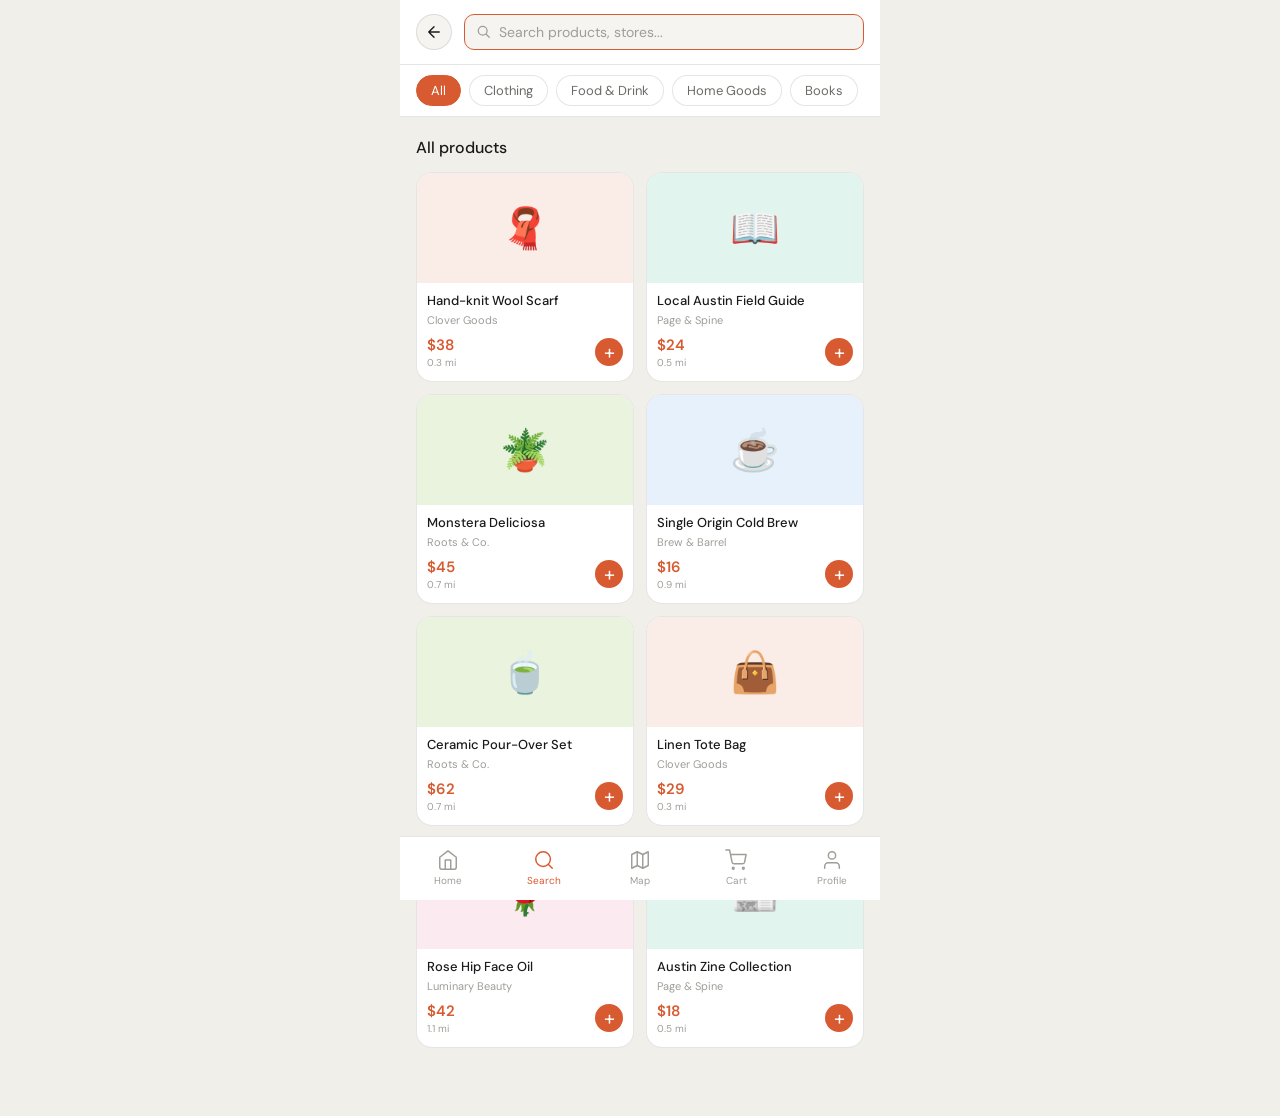
<file: pages/search.html>
<!DOCTYPE html>
<html lang="en">
<head>
  <meta charset="UTF-8" />
  <meta name="viewport" content="width=device-width, initial-scale=1.0" />
  <title>Search — ShopBAM</title>
  <link rel="stylesheet" href="../css/style.css" />
  <link rel="preconnect" href="https://fonts.googleapis.com" />
  <link href="https://fonts.googleapis.com/css2?family=DM+Sans:wght@400;500;600&family=Playfair+Display:wght@700&display=swap" rel="stylesheet" />
</head>
<body>
  <header class="page-header">
    <a href="../index.html" class="page-back">
      <svg width="18" height="18" viewBox="0 0 24 24" fill="none" stroke="currentColor" stroke-width="1.8" stroke-linecap="round" stroke-linejoin="round"><path d="M19 12H5M12 5l-7 7 7 7"/></svg>
    </a>
    <div class="search-wrap" style="flex:1;">
      <svg class="search-icon" viewBox="0 0 16 16" fill="none" style="width:14px;height:14px;color:var(--text-tertiary);flex-shrink:0;">
        <circle cx="6.5" cy="6.5" r="5" stroke="currentColor" stroke-width="1.5"/>
        <line x1="10.5" y1="10.5" x2="14" y2="14" stroke="currentColor" stroke-width="1.5" stroke-linecap="round"/>
      </svg>
      <input type="text" id="searchInput" placeholder="Search products, stores..." autofocus />
    </div>
  </header>

  <div class="cat-bar">
    <div class="cats" id="catList">
      <button class="cat active" data-cat="all">All</button>
      <button class="cat" data-cat="clothing">Clothing</button>
      <button class="cat" data-cat="food">Food & Drink</button>
      <button class="cat" data-cat="home">Home Goods</button>
      <button class="cat" data-cat="books">Books</button>
      <button class="cat" data-cat="beauty">Beauty</button>
    </div>
  </div>

  <div class="section">
    <div class="section-header">
      <div class="section-title" id="resultLabel">All products</div>
    </div>
    <div class="products-grid" id="resultsGrid"></div>
  </div>

  <nav class="bottom-nav">
    <a href="../index.html" class="nav-item">
      <svg width="22" height="22" viewBox="0 0 24 24" fill="none" stroke="currentColor" stroke-width="1.6" stroke-linecap="round" stroke-linejoin="round"><path d="M3 9l9-7 9 7v11a2 2 0 0 1-2 2H5a2 2 0 0 1-2-2z"/><polyline points="9 22 9 12 15 12 15 22"/></svg>
      <span>Home</span>
    </a>
    <a href="search.html" class="nav-item active">
      <svg width="22" height="22" viewBox="0 0 24 24" fill="none" stroke="currentColor" stroke-width="1.6" stroke-linecap="round" stroke-linejoin="round"><circle cx="11" cy="11" r="8"/><line x1="21" y1="21" x2="16.65" y2="16.65"/></svg>
      <span>Search</span>
    </a>
    <a href="map.html" class="nav-item">
      <svg width="22" height="22" viewBox="0 0 24 24" fill="none" stroke="currentColor" stroke-width="1.6" stroke-linecap="round" stroke-linejoin="round"><polygon points="3 6 9 3 15 6 21 3 21 18 15 21 9 18 3 21"/><line x1="9" y1="3" x2="9" y2="18"/><line x1="15" y1="6" x2="15" y2="21"/></svg>
      <span>Map</span>
    </a>
    <a href="../cart.html" class="nav-item">
      <span class="nav-icon-wrap">
        <svg width="22" height="22" viewBox="0 0 24 24" fill="none" stroke="currentColor" stroke-width="1.6" stroke-linecap="round" stroke-linejoin="round"><circle cx="9" cy="21" r="1"/><circle cx="20" cy="21" r="1"/><path d="M1 1h4l2.68 13.39a2 2 0 0 0 2 1.61h9.72a2 2 0 0 0 2-1.61L23 6H6"/></svg>
        <span class="nav-badge">0</span>
      </span>
      <span>Cart</span>
    </a>
    <a href="profile.html" class="nav-item">
      <svg width="22" height="22" viewBox="0 0 24 24" fill="none" stroke="currentColor" stroke-width="1.6" stroke-linecap="round" stroke-linejoin="round"><path d="M20 21v-2a4 4 0 0 0-4-4H8a4 4 0 0 0-4 4v2"/><circle cx="12" cy="7" r="4"/></svg>
      <span>Profile</span>
    </a>
  </nav>

  <script src="../js/data.js"></script>
  <script>
    let activeCategory = 'all';
    let searchQuery = '';

    function renderResults() {
      const grid = document.getElementById('resultsGrid');
      const label = document.getElementById('resultLabel');
      grid.innerHTML = '';

      let results = PRODUCTS;
      if (activeCategory !== 'all') results = results.filter(p => p.category === activeCategory);
      if (searchQuery) results = results.filter(p =>
        p.name.toLowerCase().includes(searchQuery) ||
        p.store.toLowerCase().includes(searchQuery)
      );

      label.textContent = searchQuery ? `Results for "${searchQuery}"` : activeCategory === 'all' ? 'All products' : activeCategory;

      if (results.length === 0) {
        grid.innerHTML = `<div style="grid-column:1/-1;text-align:center;padding:40px 0;color:var(--text-tertiary);font-size:14px;">No products found</div>`;
        return;
      }

      results.forEach(prod => {
        const card = document.createElement('div');
        card.className = 'prod-card';
        card.innerHTML = `
          <div class="prod-img" style="background:${prod.imgBg}">${prod.emoji}</div>
          <div class="prod-info">
            <div class="prod-name">${prod.name}</div>
            <div class="prod-store">${prod.store}</div>
            <div class="prod-bottom">
              <div class="prod-price-wrap">
                <div class="prod-price">$${prod.price}</div>
                <div class="prod-dist">${prod.distance}</div>
              </div>
              <button class="add-btn" data-id="${prod.id}">+</button>
            </div>
          </div>`;
        grid.appendChild(card);
      });

      grid.querySelectorAll('.add-btn').forEach(btn => {
        btn.addEventListener('click', () => addToCart(parseInt(btn.dataset.id)));
      });
    }

    document.getElementById('searchInput').addEventListener('input', e => {
      searchQuery = e.target.value.toLowerCase().trim();
      renderResults();
    });

    document.getElementById('catList').addEventListener('click', e => {
      const btn = e.target.closest('.cat');
      if (!btn) return;
      document.querySelectorAll('.cat').forEach(b => b.classList.remove('active'));
      btn.classList.add('active');
      activeCategory = btn.dataset.cat;
      renderResults();
    });

    updateCartBadge();
    renderResults();
  </script>
</body>
</html>
</file>
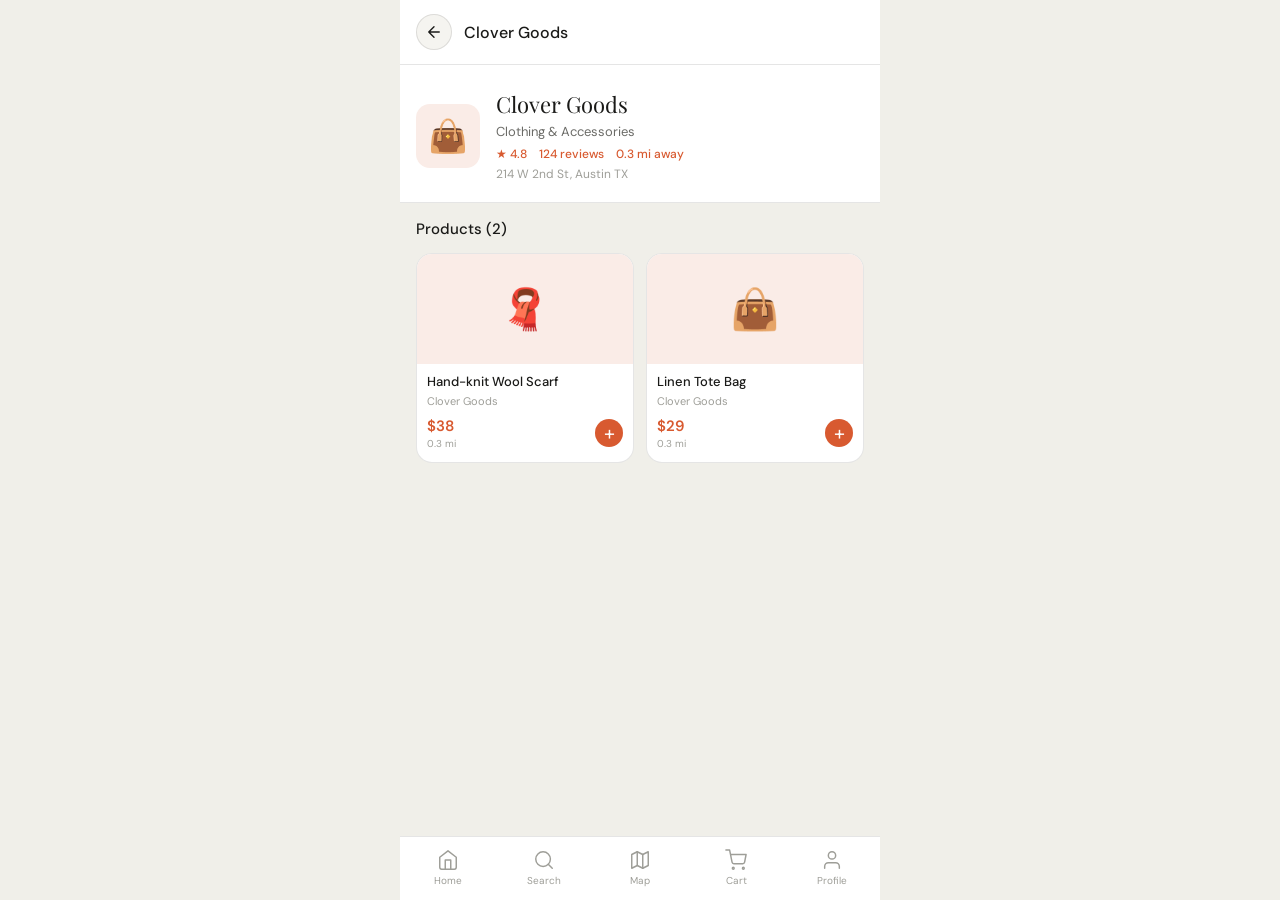
<file: pages/store.html>
<!DOCTYPE html>
<html lang="en">
<head>
  <meta charset="UTF-8" />
  <meta name="viewport" content="width=device-width, initial-scale=1.0" />
  <title>Store — ShopBAM</title>
  <link rel="stylesheet" href="../css/style.css" />
  <link rel="preconnect" href="https://fonts.googleapis.com" />
  <link href="https://fonts.googleapis.com/css2?family=DM+Sans:wght@400;500;600&family=Playfair+Display:wght@700&display=swap" rel="stylesheet" />
  <style>
    .store-hero { padding: 24px 16px 20px; background: var(--bg-primary); border-bottom: 0.5px solid var(--border); display: flex; align-items: center; gap: 16px; }
    .store-hero-avatar { width: 64px; height: 64px; border-radius: 14px; display: flex; align-items: center; justify-content: center; font-size: 32px; flex-shrink: 0; }
    .store-hero-name { font-family: var(--font-display); font-size: 22px; margin-bottom: 4px; }
    .store-hero-cat { font-size: 13px; color: var(--text-secondary); margin-bottom: 6px; }
    .store-hero-meta { display: flex; gap: 12px; font-size: 12px; color: var(--text-tertiary); }
    .store-hero-meta span { color: var(--brand); font-weight: 500; }
    .store-products { padding: 16px; }
    .store-products-title { font-size: 15px; font-weight: 500; margin-bottom: 14px; }
  </style>
</head>
<body>
  <header class="page-header">
    <a href="../index.html" class="page-back">
      <svg width="18" height="18" viewBox="0 0 24 24" fill="none" stroke="currentColor" stroke-width="1.8" stroke-linecap="round" stroke-linejoin="round"><path d="M19 12H5M12 5l-7 7 7 7"/></svg>
    </a>
    <div class="page-title" id="storeTitle">Store</div>
  </header>

  <div id="storeContent"></div>

  <nav class="bottom-nav">
    <a href="../index.html" class="nav-item">
      <svg width="22" height="22" viewBox="0 0 24 24" fill="none" stroke="currentColor" stroke-width="1.6" stroke-linecap="round" stroke-linejoin="round"><path d="M3 9l9-7 9 7v11a2 2 0 0 1-2 2H5a2 2 0 0 1-2-2z"/><polyline points="9 22 9 12 15 12 15 22"/></svg>
      <span>Home</span>
    </a>
    <a href="search.html" class="nav-item">
      <svg width="22" height="22" viewBox="0 0 24 24" fill="none" stroke="currentColor" stroke-width="1.6" stroke-linecap="round" stroke-linejoin="round"><circle cx="11" cy="11" r="8"/><line x1="21" y1="21" x2="16.65" y2="16.65"/></svg>
      <span>Search</span>
    </a>
    <a href="map.html" class="nav-item">
      <svg width="22" height="22" viewBox="0 0 24 24" fill="none" stroke="currentColor" stroke-width="1.6" stroke-linecap="round" stroke-linejoin="round"><polygon points="3 6 9 3 15 6 21 3 21 18 15 21 9 18 3 21"/><line x1="9" y1="3" x2="9" y2="18"/><line x1="15" y1="6" x2="15" y2="21"/></svg>
      <span>Map</span>
    </a>
    <a href="../cart.html" class="nav-item">
      <span class="nav-icon-wrap">
        <svg width="22" height="22" viewBox="0 0 24 24" fill="none" stroke="currentColor" stroke-width="1.6" stroke-linecap="round" stroke-linejoin="round"><circle cx="9" cy="21" r="1"/><circle cx="20" cy="21" r="1"/><path d="M1 1h4l2.68 13.39a2 2 0 0 0 2 1.61h9.72a2 2 0 0 0 2-1.61L23 6H6"/></svg>
        <span class="nav-badge">0</span>
      </span>
      <span>Cart</span>
    </a>
    <a href="profile.html" class="nav-item">
      <svg width="22" height="22" viewBox="0 0 24 24" fill="none" stroke="currentColor" stroke-width="1.6" stroke-linecap="round" stroke-linejoin="round"><path d="M20 21v-2a4 4 0 0 0-4-4H8a4 4 0 0 0-4 4v2"/><circle cx="12" cy="7" r="4"/></svg>
      <span>Profile</span>
    </a>
  </nav>

  <script src="../js/data.js"></script>
  <script>
    const params = new URLSearchParams(window.location.search);
    const storeId = parseInt(params.get('id')) || 1;
    const store = STORES.find(s => s.id === storeId);
    const storeProducts = PRODUCTS.filter(p => p.storeId === storeId);

    if (store) {
      document.getElementById('storeTitle').textContent = store.name;
      document.getElementById('storeContent').innerHTML = `
        <div class="store-hero">
          <div class="store-hero-avatar" style="background:${store.avatarBg}">${store.emoji}</div>
          <div>
            <div class="store-hero-name">${store.name}</div>
            <div class="store-hero-cat">${store.categoryLabel}</div>
            <div class="store-hero-meta">
              <span>★ ${store.rating}</span>
              <span>${store.reviews} reviews</span>
              <span>${store.distance} away</span>
            </div>
            <div style="font-size:12px;color:var(--text-tertiary);margin-top:4px;">${store.address}</div>
          </div>
        </div>
        <div class="store-products">
          <div class="store-products-title">Products (${storeProducts.length})</div>
          <div class="products-grid" id="storeProductsGrid"></div>
        </div>`;

      const grid = document.getElementById('storeProductsGrid');
      storeProducts.forEach(prod => {
        const card = document.createElement('div');
        card.className = 'prod-card';
        card.innerHTML = `
          <div class="prod-img" style="background:${prod.imgBg}">${prod.emoji}</div>
          <div class="prod-info">
            <div class="prod-name">${prod.name}</div>
            <div class="prod-store">${prod.store}</div>
            <div class="prod-bottom">
              <div class="prod-price-wrap">
                <div class="prod-price">$${prod.price}</div>
                <div class="prod-dist">${prod.distance}</div>
              </div>
              <button class="add-btn" data-id="${prod.id}">+</button>
            </div>
          </div>`;
        grid.appendChild(card);
      });

      grid.querySelectorAll('.add-btn').forEach(btn => {
        btn.addEventListener('click', () => addToCart(parseInt(btn.dataset.id)));
      });
    }

    updateCartBadge();
  </script>
</body>
</html>
</file>
<file: css/style.css>
/* ===== RESET & BASE ===== */
*, *::before, *::after { box-sizing: border-box; margin: 0; padding: 0; }

:root {
  --brand: #D85A30;
  --brand-light: #FAECE7;
  --brand-dark: #993C1D;
  --text-primary: #1a1a18;
  --text-secondary: #6b6b67;
  --text-tertiary: #9e9e98;
  --bg-primary: #ffffff;
  --bg-secondary: #f5f4f0;
  --bg-tertiary: #f0efe9;
  --border: rgba(0,0,0,0.1);
  --radius-sm: 8px;
  --radius-md: 12px;
  --radius-lg: 16px;
  --radius-xl: 24px;
  --font-body: 'DM Sans', sans-serif;
  --font-display: 'Playfair Display', serif;
  --shadow-sm: 0 1px 4px rgba(0,0,0,0.06);
  --shadow-md: 0 4px 16px rgba(0,0,0,0.08);
  --nav-height: 64px;
  --topbar-height: 60px;
}

html { font-size: 16px; scroll-behavior: smooth; }

body {
  font-family: var(--font-body);
  background: var(--bg-tertiary);
  color: var(--text-primary);
  min-height: 100vh;
  max-width: 480px;
  margin: 0 auto;
  padding-bottom: var(--nav-height);
  position: relative;
}

a { text-decoration: none; color: inherit; }
button { font-family: var(--font-body); cursor: pointer; border: none; background: none; }
img { display: block; max-width: 100%; }

/* ===== TOPBAR ===== */
.topbar {
  position: sticky;
  top: 0;
  z-index: 100;
  background: var(--bg-primary);
  border-bottom: 0.5px solid var(--border);
  padding: 10px 16px;
  display: flex;
  align-items: center;
  gap: 10px;
  height: var(--topbar-height);
}

.logo {
  font-family: var(--font-display);
  font-size: 20px;
  color: var(--text-primary);
  white-space: nowrap;
  flex-shrink: 0;
}
.logo span { color: var(--brand); }

.search-wrap {
  flex: 1;
  display: flex;
  align-items: center;
  gap: 8px;
  background: var(--bg-secondary);
  border: 0.5px solid var(--border);
  border-radius: 10px;
  padding: 8px 12px;
  transition: border-color 0.15s;
}
.search-wrap:focus-within { border-color: var(--brand); }
.search-icon { width: 14px; height: 14px; color: var(--text-tertiary); flex-shrink: 0; }
.search-wrap input {
  background: transparent;
  border: none;
  outline: none;
  font-size: 14px;
  font-family: var(--font-body);
  color: var(--text-primary);
  width: 100%;
}
.search-wrap input::placeholder { color: var(--text-tertiary); }

.loc-pill {
  display: flex;
  align-items: center;
  gap: 5px;
  background: var(--bg-secondary);
  border: 0.5px solid var(--border);
  border-radius: 20px;
  padding: 6px 10px;
  font-size: 12px;
  color: var(--text-secondary);
  white-space: nowrap;
  flex-shrink: 0;
  transition: border-color 0.15s;
}
.loc-pill:hover { border-color: var(--brand); color: var(--brand); }
.loc-dot { width: 7px; height: 7px; border-radius: 50%; background: var(--brand); flex-shrink: 0; }

.cart-btn {
  position: relative;
  display: flex;
  align-items: center;
  justify-content: center;
  width: 36px;
  height: 36px;
  border-radius: 50%;
  background: var(--bg-secondary);
  border: 0.5px solid var(--border);
  color: var(--text-primary);
  flex-shrink: 0;
  transition: background 0.15s;
}
.cart-btn:hover { background: var(--brand-light); color: var(--brand); }
.cart-count {
  position: absolute;
  top: -4px;
  right: -4px;
  background: var(--brand);
  color: #fff;
  font-size: 10px;
  font-weight: 600;
  border-radius: 10px;
  padding: 1px 5px;
  min-width: 16px;
  text-align: center;
  line-height: 1.4;
}

/* ===== HERO ===== */
.hero {
  position: relative;
  background: var(--text-primary);
  padding: 28px 20px 24px;
  overflow: hidden;
}
.hero-content { position: relative; z-index: 2; }
.hero-title {
  font-family: var(--font-display);
  font-size: 28px;
  color: #fff;
  line-height: 1.2;
  margin-bottom: 8px;
}
.hero-title em { color: var(--brand); font-style: italic; }
.hero-sub { font-size: 13px; color: rgba(255,255,255,0.55); }

.hero-art { position: absolute; right: -20px; top: -20px; z-index: 1; }
.hero-circle {
  position: absolute;
  border-radius: 50%;
  opacity: 0.12;
}
.c1 { width: 160px; height: 160px; background: var(--brand); top: 0; right: 0; }
.c2 { width: 100px; height: 100px; background: var(--brand); top: 40px; right: 60px; opacity: 0.08; }
.c3 { width: 60px; height: 60px; background: #fff; top: 10px; right: 130px; opacity: 0.06; }

/* ===== CATEGORY BAR ===== */
.cat-bar {
  background: var(--bg-primary);
  border-bottom: 0.5px solid var(--border);
  padding: 10px 16px;
}
.cats {
  display: flex;
  gap: 8px;
  overflow-x: auto;
  scrollbar-width: none;
}
.cats::-webkit-scrollbar { display: none; }
.cat {
  border: 0.5px solid var(--border);
  border-radius: 20px;
  padding: 6px 14px;
  font-size: 13px;
  font-family: var(--font-body);
  white-space: nowrap;
  cursor: pointer;
  background: var(--bg-primary);
  color: var(--text-secondary);
  transition: all 0.15s;
  flex-shrink: 0;
}
.cat:hover { border-color: var(--brand); color: var(--brand); }
.cat.active {
  background: var(--brand);
  border-color: var(--brand);
  color: #fff;
}

/* ===== MAIN ===== */
.main { padding: 0 0 24px; }

/* ===== SECTION ===== */
.section { padding: 20px 16px 4px; }
.section-header {
  display: flex;
  align-items: center;
  justify-content: space-between;
  margin-bottom: 14px;
}
.section-title { font-size: 16px; font-weight: 500; }
.see-all { font-size: 13px; color: var(--brand); font-weight: 500; }
.see-all:hover { text-decoration: underline; }

/* ===== STORE CARDS ===== */
.stores-row {
  display: flex;
  gap: 12px;
  overflow-x: auto;
  padding-bottom: 8px;
  scrollbar-width: none;
}
.stores-row::-webkit-scrollbar { display: none; }

.store-card {
  min-width: 140px;
  max-width: 140px;
  background: var(--bg-primary);
  border: 0.5px solid var(--border);
  border-radius: var(--radius-lg);
  padding: 14px 12px;
  cursor: pointer;
  flex-shrink: 0;
  transition: box-shadow 0.15s, transform 0.15s;
  text-decoration: none;
  color: inherit;
  display: block;
}
.store-card:hover { box-shadow: var(--shadow-md); transform: translateY(-2px); }

.store-avatar {
  width: 44px;
  height: 44px;
  border-radius: 10px;
  display: flex;
  align-items: center;
  justify-content: center;
  font-size: 22px;
  margin-bottom: 10px;
}
.store-name { font-size: 13px; font-weight: 500; margin-bottom: 2px; line-height: 1.3; }
.store-cat { font-size: 11px; color: var(--text-tertiary); margin-bottom: 4px; }
.store-dist { font-size: 11px; color: var(--brand); font-weight: 500; }
.store-rating { font-size: 11px; color: var(--text-secondary); }

/* ===== MAP BANNER ===== */
.map-banner {
  display: flex;
  align-items: center;
  gap: 12px;
  margin: 8px 16px 4px;
  background: var(--bg-primary);
  border: 0.5px solid var(--border);
  border-radius: var(--radius-lg);
  padding: 14px 16px;
  cursor: pointer;
  transition: box-shadow 0.15s;
  text-decoration: none;
  color: inherit;
}
.map-banner:hover { box-shadow: var(--shadow-md); border-color: var(--brand); }

.map-banner-icon {
  width: 40px;
  height: 40px;
  border-radius: 10px;
  background: var(--brand-light);
  color: var(--brand);
  display: flex;
  align-items: center;
  justify-content: center;
  flex-shrink: 0;
}
.map-banner-text {
  flex: 1;
  display: flex;
  flex-direction: column;
  gap: 2px;
}
.map-banner-text strong { font-size: 14px; font-weight: 500; }
.map-banner-text span { font-size: 12px; color: var(--text-secondary); }
.map-banner-arrow { font-size: 20px; color: var(--text-tertiary); }

/* ===== PRODUCT GRID ===== */
.products-grid {
  display: grid;
  grid-template-columns: repeat(2, minmax(0, 1fr));
  gap: 12px;
}

.prod-card {
  background: var(--bg-primary);
  border: 0.5px solid var(--border);
  border-radius: var(--radius-lg);
  overflow: hidden;
  cursor: pointer;
  transition: box-shadow 0.15s, transform 0.15s;
  display: flex;
  flex-direction: column;
}
.prod-card:hover { box-shadow: var(--shadow-md); transform: translateY(-2px); }

.prod-img {
  height: 110px;
  display: flex;
  align-items: center;
  justify-content: center;
  font-size: 40px;
  background: var(--bg-secondary);
}
.prod-info { padding: 10px 10px 12px; flex: 1; display: flex; flex-direction: column; }
.prod-name { font-size: 13px; font-weight: 500; margin-bottom: 3px; line-height: 1.3; }
.prod-store { font-size: 11px; color: var(--text-tertiary); margin-bottom: 8px; flex: 1; }
.prod-bottom { display: flex; align-items: center; justify-content: space-between; }
.prod-price-wrap { display: flex; flex-direction: column; gap: 1px; }
.prod-price { font-size: 15px; font-weight: 600; color: var(--brand); }
.prod-dist { font-size: 10px; color: var(--text-tertiary); }

.add-btn {
  width: 28px;
  height: 28px;
  border-radius: 50%;
  background: var(--brand);
  color: #fff;
  font-size: 20px;
  display: flex;
  align-items: center;
  justify-content: center;
  cursor: pointer;
  line-height: 1;
  border: none;
  transition: background 0.15s, transform 0.1s;
  flex-shrink: 0;
}
.add-btn:hover { background: var(--brand-dark); }
.add-btn:active { transform: scale(0.93); }

/* ===== BOTTOM NAV ===== */
.bottom-nav {
  position: fixed;
  bottom: 0;
  left: 50%;
  transform: translateX(-50%);
  width: 100%;
  max-width: 480px;
  height: var(--nav-height);
  background: var(--bg-primary);
  border-top: 0.5px solid var(--border);
  display: flex;
  align-items: center;
  justify-content: space-around;
  padding: 8px 0 10px;
  z-index: 100;
}
.nav-item {
  display: flex;
  flex-direction: column;
  align-items: center;
  gap: 3px;
  font-size: 10px;
  color: var(--text-tertiary);
  cursor: pointer;
  min-width: 52px;
  text-decoration: none;
  transition: color 0.15s;
}
.nav-item:hover { color: var(--brand); }
.nav-item.active { color: var(--brand); }
.nav-item svg { width: 22px; height: 22px; }

.nav-icon-wrap { position: relative; display: inline-flex; }
.nav-badge {
  position: absolute;
  top: -6px;
  right: -8px;
  background: var(--brand);
  color: #fff;
  font-size: 9px;
  font-weight: 600;
  border-radius: 10px;
  padding: 1px 4px;
  min-width: 15px;
  text-align: center;
  line-height: 1.5;
}

/* ===== TOAST ===== */
.toast {
  position: fixed;
  bottom: 80px;
  left: 50%;
  transform: translateX(-50%) translateY(20px);
  background: var(--text-primary);
  color: #fff;
  font-size: 13px;
  padding: 10px 20px;
  border-radius: 20px;
  opacity: 0;
  pointer-events: none;
  transition: all 0.25s;
  z-index: 200;
  white-space: nowrap;
}
.toast.show { opacity: 1; transform: translateX(-50%) translateY(0); }

/* ===== PAGE STUBS ===== */
.page-header {
  display: flex;
  align-items: center;
  gap: 12px;
  padding: 14px 16px;
  background: var(--bg-primary);
  border-bottom: 0.5px solid var(--border);
  position: sticky;
  top: 0;
  z-index: 100;
}
.page-back {
  width: 36px;
  height: 36px;
  border-radius: 50%;
  background: var(--bg-secondary);
  border: 0.5px solid var(--border);
  display: flex;
  align-items: center;
  justify-content: center;
  cursor: pointer;
  color: var(--text-primary);
  flex-shrink: 0;
  text-decoration: none;
}
.page-back:hover { background: var(--brand-light); color: var(--brand); }
.page-title { font-size: 16px; font-weight: 500; }

.placeholder-page {
  display: flex;
  flex-direction: column;
  align-items: center;
  justify-content: center;
  padding: 60px 24px;
  text-align: center;
  gap: 12px;
  min-height: 50vh;
}
.placeholder-emoji { font-size: 48px; }
.placeholder-title { font-size: 18px; font-weight: 500; }
.placeholder-sub { font-size: 14px; color: var(--text-secondary); max-width: 280px; line-height: 1.6; }

/* ===== RESPONSIVE ===== */
@media (max-width: 360px) {
  .hero-title { font-size: 24px; }
  .products-grid { grid-template-columns: repeat(2, minmax(0, 1fr)); gap: 8px; }
}

/* ===== ANIMATIONS ===== */
@keyframes fadeUp {
  from { opacity: 0; transform: translateY(12px); }
  to { opacity: 1; transform: translateY(0); }
}
.store-card, .prod-card { animation: fadeUp 0.3s ease both; }
</file>
<file: merchant/style.css>
/* ===== RESET ===== */
*, *::before, *::after { box-sizing: border-box; margin: 0; padding: 0; }

/* ===== VARIABLES ===== */
:root {
  --bg:          #111110;
  --surface:     #1a1a18;
  --card:        #222220;
  --border:      rgba(255,255,255,0.08);
  --border-hover:rgba(255,255,255,0.16);
  --brand:       #D85A30;
  --brand-dark:  #993C1D;
  --text-1:      #f0efe9;
  --text-2:      #9e9e98;
  --text-3:      #5f5e5a;
  --green:       #639922;
  --green-bg:    rgba(99,153,34,0.14);
  --amber:       #BA7517;
  --amber-bg:    rgba(186,117,23,0.14);
  --red:         #E24B4A;
  --red-bg:      rgba(226,75,74,0.14);
  --blue:        #378ADD;
  --blue-bg:     rgba(55,138,221,0.14);
  --radius-sm:   6px;
  --radius-md:   10px;
  --radius-lg:   14px;
  --font:        'DM Sans', system-ui, sans-serif;
  --sidebar-w:   210px;
  --topbar-h:    56px;
}

/* ===== BASE ===== */
html { font-size: 16px; }
body {
  font-family: var(--font);
  background: var(--bg);
  color: var(--text-1);
  min-height: 100vh;
}
a { text-decoration: none; color: inherit; }
button { font-family: var(--font); cursor: pointer; }
textarea, input, select { font-family: var(--font); }

/* ===== LAYOUT ===== */
.shell {
  display: flex;
  min-height: 100vh;
}

/* ===== SIDEBAR ===== */
.sidebar {
  width: var(--sidebar-w);
  flex-shrink: 0;
  background: var(--surface);
  border-right: 0.5px solid var(--border);
  display: flex;
  flex-direction: column;
  position: sticky;
  top: 0;
  height: 100vh;
  overflow-y: auto;
}

.sidebar-logo {
  padding: 18px 16px 16px;
  font-size: 18px;
  font-weight: 500;
  border-bottom: 0.5px solid var(--border);
  color: var(--text-1);
}
.sidebar-logo span { color: var(--brand); }
.sidebar-logo em { font-style: normal; font-size: 11px; color: var(--text-3); margin-left: 4px; font-weight: 400; }

.sidebar-nav {
  display: flex;
  flex-direction: column;
  padding: 10px 0;
  flex: 1;
}

.nav-item {
  display: flex;
  align-items: center;
  gap: 9px;
  padding: 9px 16px;
  font-size: 13px;
  color: var(--text-2);
  cursor: pointer;
  border-left: 2px solid transparent;
  transition: all 0.15s;
}
.nav-item svg { width: 15px; height: 15px; flex-shrink: 0; }
.nav-item:hover { color: var(--text-1); background: rgba(255,255,255,0.04); }
.nav-item.active { color: var(--text-1); border-left-color: var(--brand); background: rgba(216,90,48,0.08); }
.nav-item-muted { color: var(--text-3); font-size: 12px; }
.nav-item-muted:hover { color: var(--text-2); }

.nav-badge {
  margin-left: auto;
  background: var(--brand);
  color: #fff;
  font-size: 10px;
  font-weight: 600;
  border-radius: 10px;
  padding: 1px 6px;
  min-width: 18px;
  text-align: center;
}

.nav-section {
  font-size: 10px;
  color: var(--text-3);
  padding: 14px 16px 4px;
  text-transform: uppercase;
  letter-spacing: 0.08em;
}

.sidebar-spacer { flex: 1; }

/* ===== CONTENT ===== */
.content {
  flex: 1;
  display: flex;
  flex-direction: column;
  min-width: 0;
}

/* ===== TOPBAR ===== */
.topbar {
  display: flex;
  align-items: center;
  justify-content: space-between;
  padding: 0 20px;
  height: var(--topbar-h);
  background: var(--surface);
  border-bottom: 0.5px solid var(--border);
  position: sticky;
  top: 0;
  z-index: 50;
}
.topbar-title { font-size: 15px; font-weight: 500; }
.topbar-right { display: flex; align-items: center; gap: 10px; }

.store-pill {
  display: flex;
  align-items: center;
  gap: 7px;
  background: var(--card);
  border: 0.5px solid var(--border);
  border-radius: 20px;
  padding: 6px 12px;
  font-size: 12px;
  color: var(--text-2);
}
.store-dot {
  width: 7px;
  height: 7px;
  border-radius: 50%;
  background: var(--green);
  flex-shrink: 0;
}

/* ===== BUTTONS ===== */
.primary-btn {
  background: var(--brand);
  color: #fff;
  border: none;
  border-radius: var(--radius-sm);
  padding: 8px 16px;
  font-size: 13px;
  font-weight: 500;
  transition: background 0.15s;
}
.primary-btn:hover { background: var(--brand-dark); }

.secondary-btn {
  background: transparent;
  color: var(--text-2);
  border: 0.5px solid var(--border);
  border-radius: var(--radius-sm);
  padding: 8px 16px;
  font-size: 13px;
  transition: all 0.15s;
}
.secondary-btn:hover { border-color: var(--border-hover); color: var(--text-1); }

.icon-btn {
  width: 28px;
  height: 28px;
  border-radius: var(--radius-sm);
  border: 0.5px solid var(--border);
  background: var(--surface);
  color: var(--text-2);
  display: flex;
  align-items: center;
  justify-content: center;
  cursor: pointer;
  transition: all 0.15s;
}
.icon-btn:hover { border-color: var(--border-hover); color: var(--text-1); }
.icon-btn.danger:hover { border-color: var(--red); color: var(--red); }

/* ===== MAIN ===== */
.main { padding: 20px; flex: 1; }

/* ===== VIEWS ===== */
.view { display: none; }
.view.active { display: block; }

/* ===== STATS GRID ===== */
.stats-grid {
  display: grid;
  grid-template-columns: repeat(4, minmax(0, 1fr));
  gap: 12px;
  margin-bottom: 20px;
}

.stat-card {
  background: var(--card);
  border: 0.5px solid var(--border);
  border-radius: var(--radius-lg);
  padding: 14px 16px;
}
.stat-label { font-size: 11px; color: var(--text-3); text-transform: uppercase; letter-spacing: 0.06em; margin-bottom: 6px; }
.stat-value { font-size: 24px; font-weight: 500; margin-bottom: 4px; }
.stat-delta { font-size: 11px; }
.stat-delta.up { color: var(--green); }
.stat-delta.down { color: var(--red); }
.stat-delta.muted { color: var(--text-3); }

/* ===== TWO COL ===== */
.two-col {
  display: grid;
  grid-template-columns: repeat(2, minmax(0, 1fr));
  gap: 16px;
}

/* ===== PANEL ===== */
.panel {
  background: var(--card);
  border: 0.5px solid var(--border);
  border-radius: var(--radius-lg);
  overflow: hidden;
}

.panel-header {
  display: flex;
  align-items: center;
  justify-content: space-between;
  padding: 14px 16px;
  border-bottom: 0.5px solid var(--border);
}
.panel-title { font-size: 13px; font-weight: 500; }
.panel-link { font-size: 12px; color: var(--brand); cursor: pointer; }
.panel-link:hover { text-decoration: underline; }
.panel-total { font-size: 13px; color: var(--green); font-weight: 500; }

/* ===== CHART ===== */
.chart-wrap { padding: 16px 16px 12px; }
.chart-bars {
  display: flex;
  align-items: flex-end;
  gap: 6px;
  height: 90px;
}
.bar-col {
  flex: 1;
  display: flex;
  flex-direction: column;
  align-items: center;
  gap: 6px;
}
.bar {
  width: 100%;
  background: var(--brand);
  border-radius: 4px 4px 0 0;
  opacity: 0.8;
  transition: opacity 0.15s;
  cursor: pointer;
  position: relative;
}
.bar:hover { opacity: 1; }
.bar-lbl { font-size: 10px; color: var(--text-3); }

/* ===== ORDER ITEMS ===== */
.order-item {
  display: flex;
  align-items: center;
  gap: 12px;
  padding: 11px 16px;
  border-bottom: 0.5px solid var(--border);
  transition: background 0.15s;
}
.order-item:last-child { border-bottom: none; }
.order-item:hover { background: rgba(255,255,255,0.02); }

.order-emoji {
  width: 34px;
  height: 34px;
  background: var(--surface);
  border-radius: 8px;
  display: flex;
  align-items: center;
  justify-content: center;
  font-size: 17px;
  flex-shrink: 0;
}
.order-info { flex: 1; min-width: 0; }
.order-name { font-size: 13px; font-weight: 500; white-space: nowrap; overflow: hidden; text-overflow: ellipsis; }
.order-meta { font-size: 11px; color: var(--text-2); margin-top: 2px; }
.order-right { display: flex; flex-direction: column; align-items: flex-end; gap: 4px; flex-shrink: 0; }
.order-price { font-size: 13px; font-weight: 500; }

/* ===== BADGES ===== */
.badge {
  font-size: 10px;
  font-weight: 500;
  padding: 2px 8px;
  border-radius: 10px;
  white-space: nowrap;
}
.badge-new   { background: var(--blue-bg);  color: var(--blue); }
.badge-ready { background: var(--amber-bg); color: var(--amber); }
.badge-done  { background: var(--green-bg); color: var(--green); }

/* ===== FILTER PILLS ===== */
.filter-pills { display: flex; gap: 6px; }
.filter-pill {
  background: transparent;
  border: 0.5px solid var(--border);
  border-radius: 20px;
  padding: 4px 12px;
  font-size: 12px;
  color: var(--text-2);
  cursor: pointer;
  transition: all 0.15s;
}
.filter-pill:hover { border-color: var(--border-hover); color: var(--text-1); }
.filter-pill.active { background: var(--brand); border-color: var(--brand); color: #fff; }

/* ===== PRODUCT ITEMS ===== */
.prod-item {
  display: flex;
  align-items: center;
  gap: 12px;
  padding: 11px 16px;
  border-bottom: 0.5px solid var(--border);
  transition: background 0.15s;
}
.prod-item:last-child { border-bottom: none; }
.prod-item:hover { background: rgba(255,255,255,0.02); }

.prod-emoji {
  width: 34px;
  height: 34px;
  background: var(--surface);
  border-radius: 8px;
  display: flex;
  align-items: center;
  justify-content: center;
  font-size: 17px;
  flex-shrink: 0;
}
.prod-info { flex: 1; min-width: 0; }
.prod-name { font-size: 13px; font-weight: 500; }
.prod-meta { font-size: 11px; color: var(--text-2); margin-top: 2px; }
.stock-ok  { color: var(--green); }
.stock-low { color: var(--red); }
.prod-actions { display: flex; gap: 6px; flex-shrink: 0; }

/* ===== FORM ===== */
.form-grid {
  display: grid;
  grid-template-columns: 1fr 1fr;
  gap: 14px;
  padding: 16px;
}
.field { display: flex; flex-direction: column; gap: 5px; }
.field.full-width { grid-column: 1 / -1; }
.field label {
  font-size: 11px;
  color: var(--text-3);
  text-transform: uppercase;
  letter-spacing: 0.06em;
}
.field input,
.field select,
.field textarea {
  background: var(--surface);
  border: 0.5px solid var(--border);
  border-radius: var(--radius-sm);
  padding: 8px 10px;
  font-size: 13px;
  color: var(--text-1);
  outline: none;
  transition: border-color 0.15s;
  resize: vertical;
}
.field input:focus,
.field select:focus,
.field textarea:focus { border-color: var(--brand); }
.field select option { background: var(--surface); }

.form-actions {
  display: flex;
  justify-content: flex-end;
  gap: 10px;
  padding: 0 16px 16px;
}

/* ===== PROFILE HERO ===== */
.profile-hero {
  display: flex;
  align-items: center;
  gap: 16px;
  padding: 20px 16px;
  border-bottom: 0.5px solid var(--border);
}
.profile-avatar {
  width: 60px;
  height: 60px;
  border-radius: 14px;
  background: rgba(216,90,48,0.15);
  display: flex;
  align-items: center;
  justify-content: center;
  font-size: 28px;
  flex-shrink: 0;
}
.profile-name { font-size: 17px; font-weight: 500; margin-bottom: 2px; }
.profile-cat { font-size: 12px; color: var(--text-2); margin-bottom: 6px; }
.profile-status {
  display: flex;
  align-items: center;
  gap: 6px;
  font-size: 12px;
  color: var(--green);
}

/* ===== TOAST ===== */
.toast {
  position: fixed;
  bottom: 24px;
  left: 50%;
  transform: translateX(-50%) translateY(12px);
  background: var(--text-1);
  color: var(--bg);
  font-size: 13px;
  font-weight: 500;
  padding: 10px 20px;
  border-radius: 20px;
  opacity: 0;
  pointer-events: none;
  transition: all 0.2s;
  z-index: 999;
  white-space: nowrap;
}
.toast.show { opacity: 1; transform: translateX(-50%) translateY(0); }

/* ===== RESPONSIVE ===== */
@media (max-width: 900px) {
  .stats-grid { grid-template-columns: repeat(2, minmax(0, 1fr)); }
  .two-col { grid-template-columns: 1fr; }
}
@media (max-width: 640px) {
  .sidebar { display: none; }
  .stats-grid { grid-template-columns: repeat(2, minmax(0, 1fr)); }
  .form-grid { grid-template-columns: 1fr; }
}
</file>
